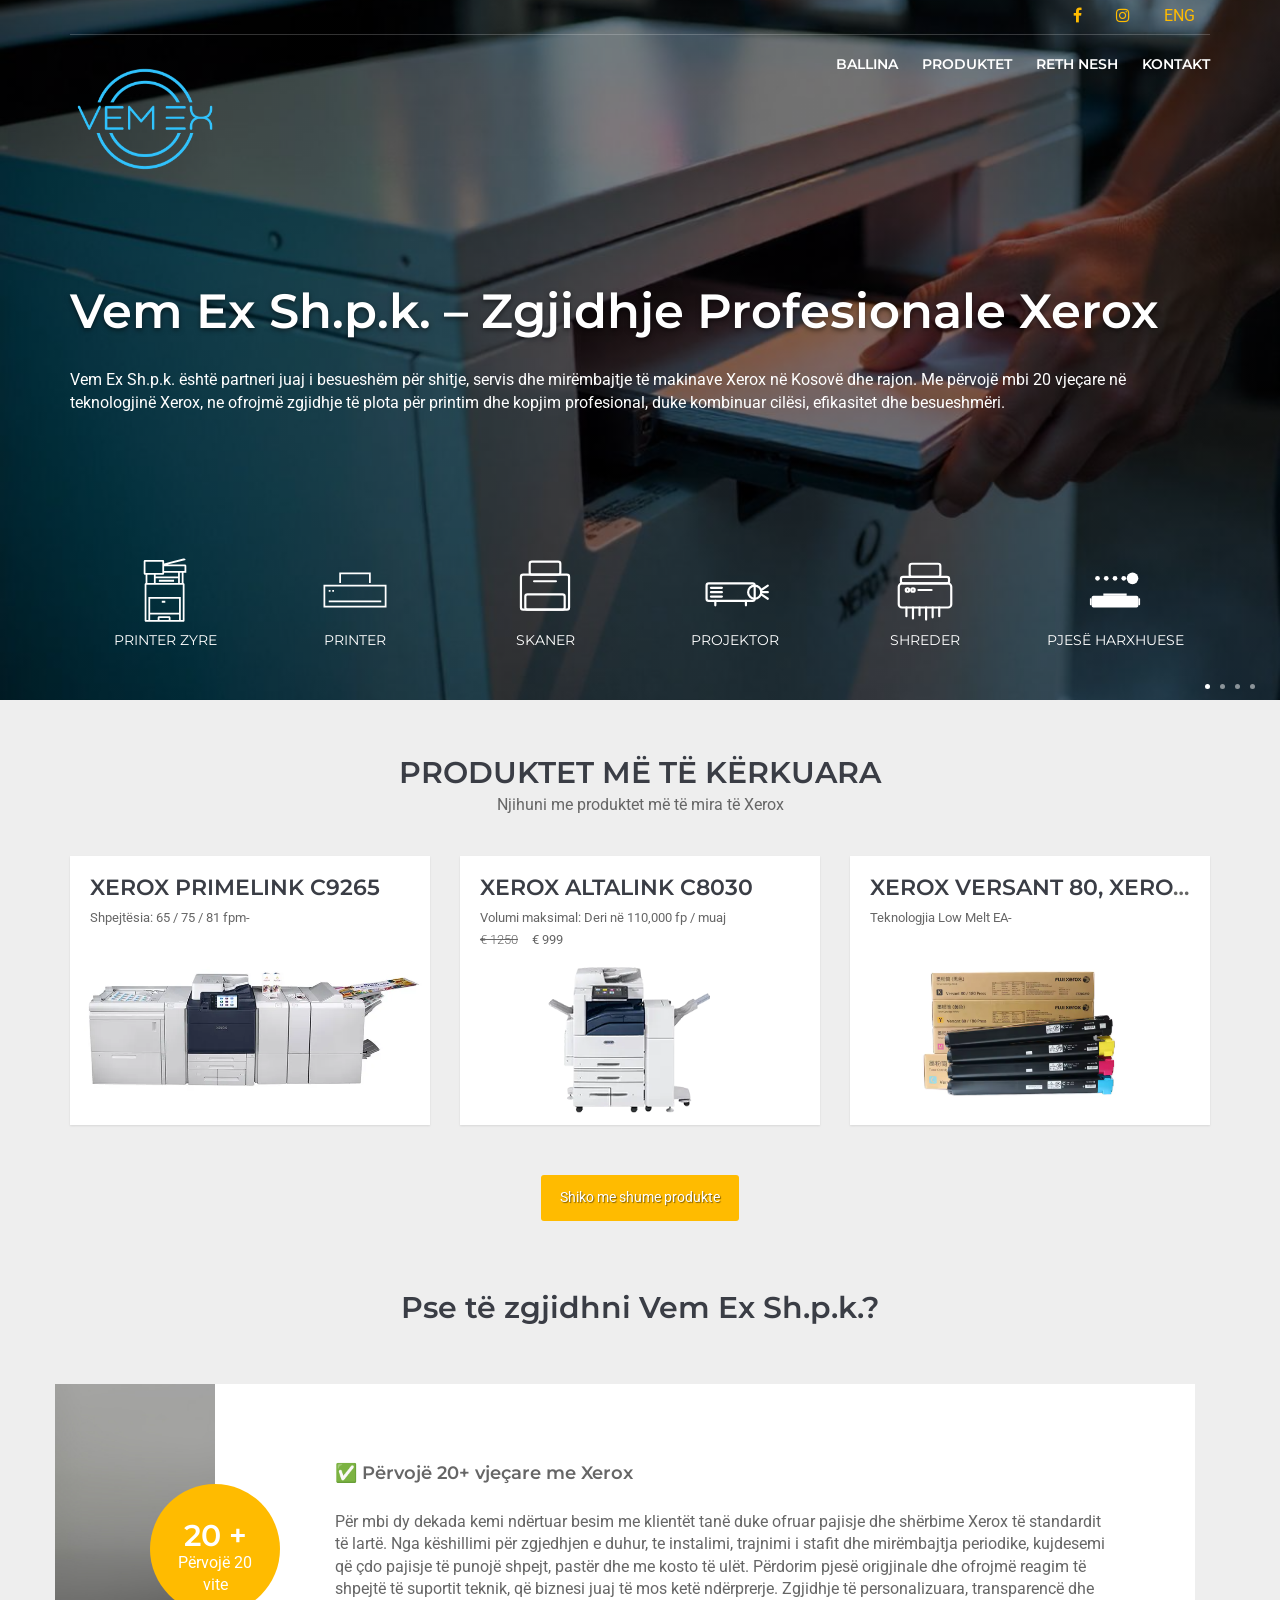
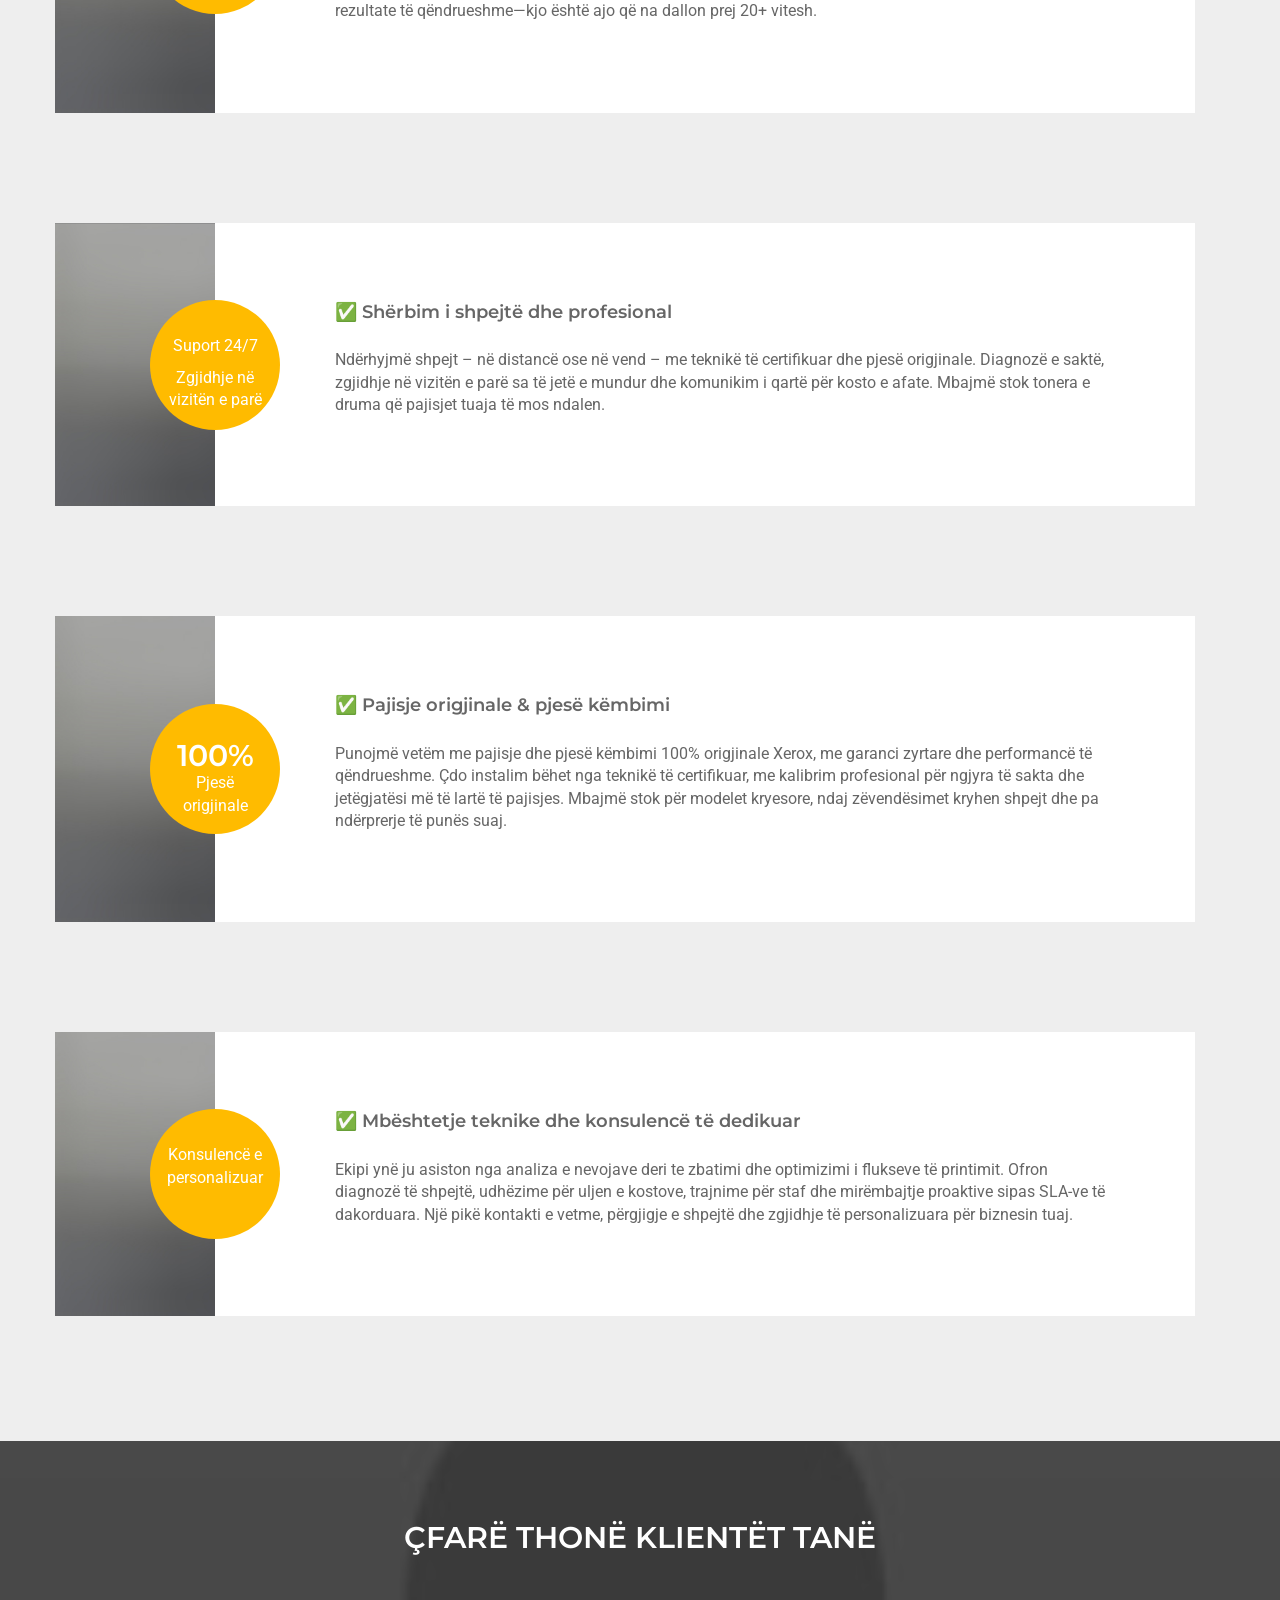
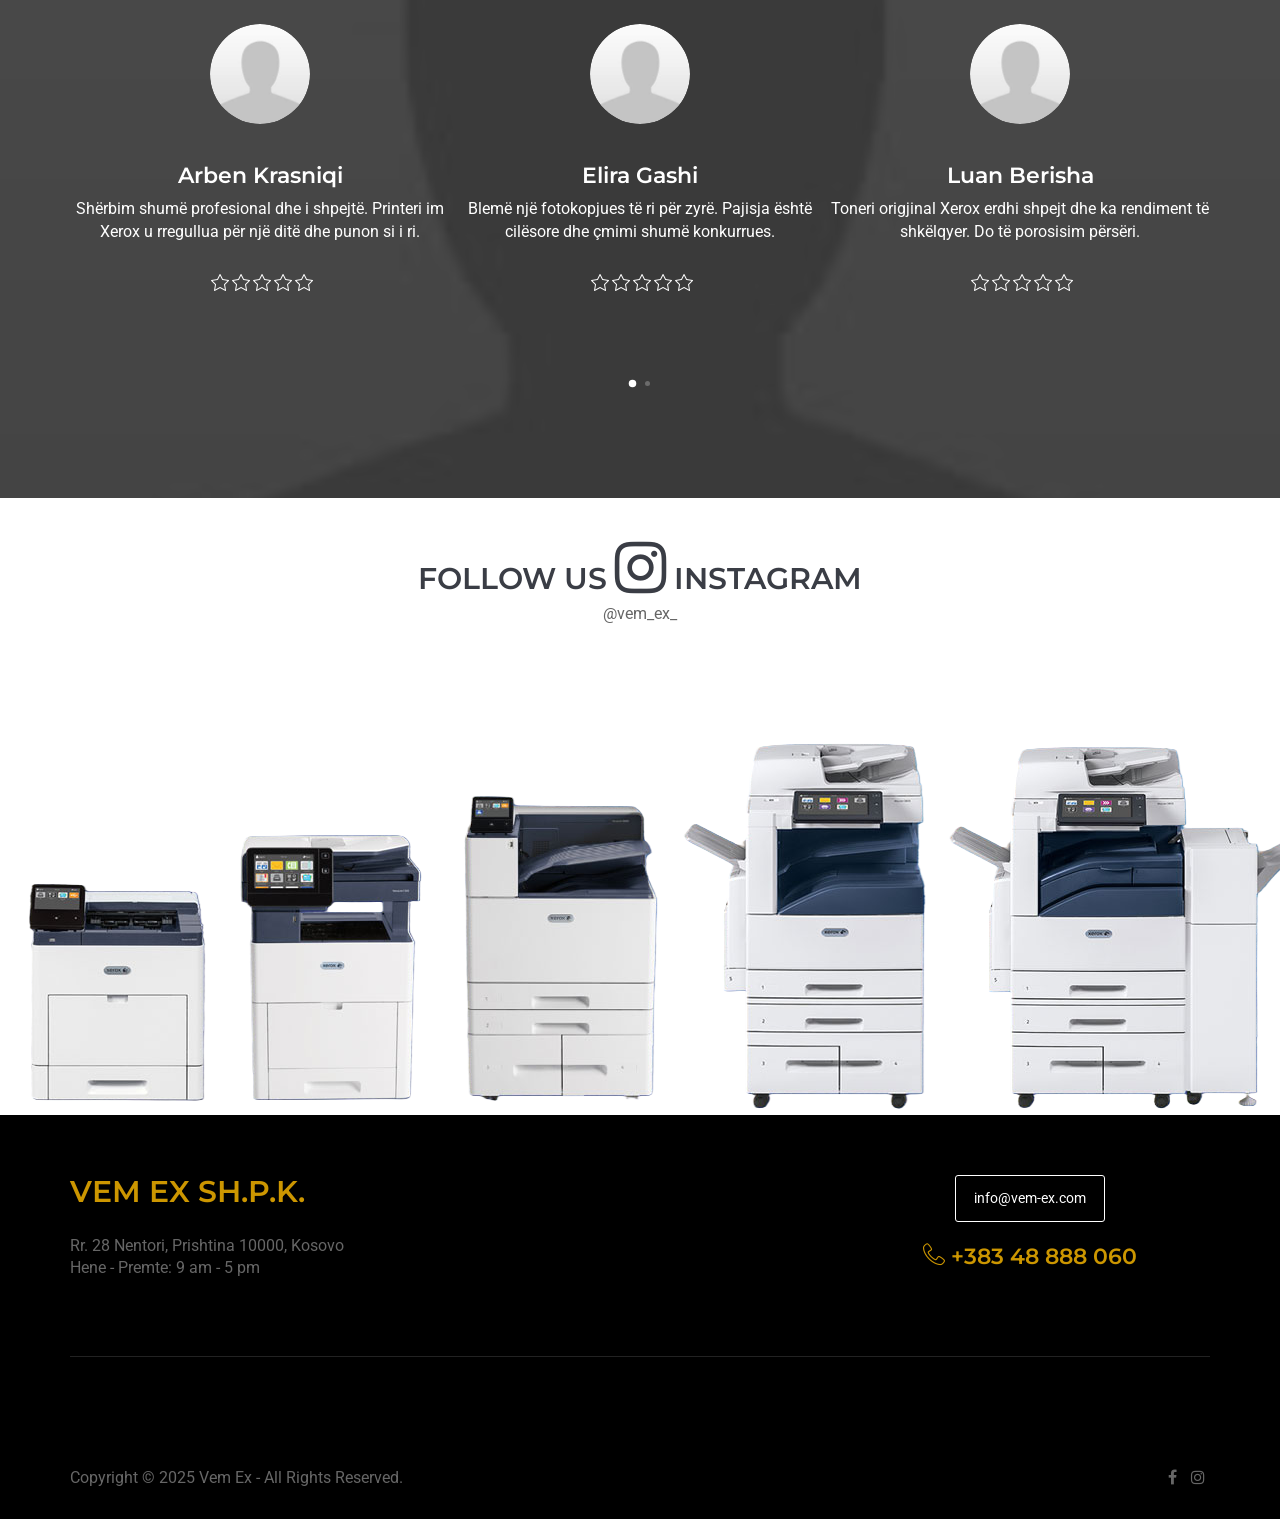
<file: index.html>
﻿<!DOCTYPE html>
<html lang="en">

<head>
    <meta charset="utf-8">
    <meta http-equiv="X-UA-Compatible" content="IE=edge">
    <meta name="viewport" content="width=device-width, initial-scale=1, maximum-scale=1">

    <!-- Mobile Web-app fullscreen -->
    <meta name="apple-mobile-web-app-capable" content="yes">
    <meta name="mobile-web-app-capable" content="yes">

    <!-- Meta tags -->
    <meta name="description" content="VEM-EX është partner i autorizuar Xerox. Ofron shitje dhe servis për fotokopjues, printera, tonera, si dhe pajisje të ndryshme për furnizim zyre në Kosovë.">
    <meta name="keywords" content="Xerox Kosovo, fotokopjues, printera, tonera, servis Xerox, pajisje zyre, laptop, desktop, projektorë, shredder">
    <meta name="author" content="VEM-EX Sh.P.K.">

    <link rel="icon" href="favicon.ico">

    <!--Title-->
    <title>VEM-EX | Servis i Autorizuar i Xerox</title>

    <!--CSS styles-->
    <link rel="stylesheet" media="all" href="css/bootstrap.css" />
    <link rel="stylesheet" media="all" href="css/animate.css" />
    <link rel="stylesheet" media="all" href="css/font-awesome.css" />
    <link rel="stylesheet" media="all" href="css/furniture-icons.css" />
    <link rel="stylesheet" media="all" href="css/linear-icons.css" />
    <link rel="stylesheet" media="all" href="css/magnific-popup.css" />
    <link rel="stylesheet" media="all" href="css/owl.carousel.css" />
    <link rel="stylesheet" media="all" href="css/ion-range-slider.css" />
    <link rel="stylesheet" media="all" href="css/theme.css" />

    <!--Google fonts-->
    <link href="https://fonts.googleapis.com/css?family=Montserrat:400,500,600&amp;subset=latin-ext" rel="stylesheet">
    <link href="https://fonts.googleapis.com/css?family=Roboto:300,400,500" rel="stylesheet">

    <!-- HTML5 shim and Respond.js IE8 support of HTML5 elements and media queries -->
    <!--[if lt IE 9]>
    <script src="https://oss.maxcdn.com/html5shiv/3.7.2/html5shiv.min.js"></script>
    <script src="https://oss.maxcdn.com/respond/1.4.2/respond.min.js"></script>
    <![endif]-->

    <!-- Social sharing (Open Graph) -->
    <meta property="og:title" content="VEM-EX | Authorised Xerox Provider">
    <meta property="og:description" content="Partner i autorizuar Xerox për shitje, servis dhe furnizime zyre.">
    <meta property="og:image" content="https://vem-ex.com/assets/images/logo.png">
    <meta property="og:url" content="https://vem-ex.com">
    <meta name="twitter:card" content="summary_large_image">
</head>

<body>

    <div class="page-loader"></div>

    <div class="wrapper">

        <!--Use class "navbar-fixed" or "navbar-default" -->
        <!--If you use "navbar-fixed" it will be sticky menu on scroll (only for large screens)-->

        <!-- ======================== Navigation ======================== -->

        <nav class="navbar-fixed">

            <div class="container">

                <!-- ==========  Top navigation ========== -->

                <div class="navigation navigation-top clearfix">
                    <ul>
                        <!--add active class for current page-->
                        <li><a  href="https://www.facebook.com/profile.php?id=100094610052617" target="_blank"><i class="fa fa-facebook"></i></a></li>
                        <li><a href="https://www.instagram.com/vem_ex_/" target="_blank"><i class="fa fa-instagram"></i></a></li>

                        <!--Language selector-->

                        <li class="nav-settings">
                            <a href="javascript:void(0);" class="nav-settings-value"> ENG</a>
                            <ul class="nav-settings-list">
                                <li>ENG</li>
                                <li>ALB</li>
                            </ul>
                        </li>

                    </ul>
                </div> <!--/navigation-top-->

                <!-- ==========  Main navigation ========== -->

                <div class="navigation navigation-main">

                    <!-- Setup your logo here-->

                    <a href="index.html" class="logo"><img src="assets/images/logo.png" alt="" /></a>

                    <!-- Mobile toggle menu -->

                    <a href="#" class="open-menu"><i class="icon icon-menu"></i></a>

                    <!-- Convertible menu (mobile/desktop)-->

                    <div class="floating-menu">

                        <!-- Mobile toggle menu trigger-->

                        <div class="close-menu-wrapper">
                            <span class="close-menu"><i class="icon icon-cross"></i></span>
                        </div>

                        <ul>
                            <li><a href="index.html">Ballina</a></li>
                            <li><a href="products.html">Produktet</a></li>
                            <li><a href="about.html">Reth nesh</a></li>
                            <li><a href="contact.html">Kontakt</a></li>
                        </ul>
                    </div> <!--/floating-menu-->

            </div> <!--/container-->
        </nav>

        <!-- ========================  Header content ======================== -->

        <section class="header-content">

            <div class="owl-slider">

                <!-- === slide item === -->

                <div class="item"   style="background-image:linear-gradient(rgba(0,0,0,0.5),rgba(0,0,0,0.5)), url(assets/images/banner1.png)">

                <div class="box">
                        <div class="container">
                            <h2 class="title animated h1" data-animation="fadeInDown"> Vem Ex Sh.p.k. – Zgjidhje Profesionale Xerox</h2>
                            <div class="animated" data-animation="fadeInUp">
                                <div class="animated pt-2" data-animation="fadeInUp">Vem Ex Sh.p.k. është partneri juaj i besueshëm për
                                    shitje, servis dhe mirëmbajtje të makinave Xerox në Kosovë dhe rajon. Me përvojë mbi 20 vjeçare në
                                    teknologjinë Xerox, ne ofrojmë zgjidhje të plota për printim dhe kopjim profesional, duke kombinuar cilësi,
                                    efikasitet dhe besueshmëri.
                                    </div>
<!--                                <div class="animated pt-2" data-animation="fadeInUp"></div>-->
                            </div>
                        </div>
                    </div>
                </div>

                <!-- === slide item === -->

                <div class="item"   style="background-image:linear-gradient(rgba(0,0,0,0.5),rgba(0,0,0,0.5)), url(assets/images/banner2.jpg)">
                    <div class="box">
                        <div class="container">
                            <h2 class="title animated h1" data-animation="fadeInDown"> Pajisje Xerox të reja dhe të përdorura</h2>
                            <div class="animated" data-animation="fadeInUp">
                                <div class="animated pt-2" data-animation="fadeInUp">Ofrojmë printera dhe kopjues Xerox, të rinj ose të
                                    refurbished (të rinovuar profesionalisht), të përshtatshëm për çdo biznes – nga zyra të vogla deri te
                                    kompani të mëdha.</div>
<!--                                <div class="animated pt-2" data-animation="fadeInUp">Mbështetje Profesionale për Zyre</div>-->
                            </div>
                        </div>
                    </div>
                </div>

                <!-- === slide item === -->

                <div class="item"   style="background-image:linear-gradient(rgba(0,0,0,0.5),rgba(0,0,0,0.5)), url(assets/images/banner3.jpg)">
                    <div class="box">
                        <div class="container">
                            <h2 class="title animated h1" data-animation="fadeInDown"> Servis & Mirëmbajtje Profesionale</h2>
                            <div class="animated" data-animation="fadeInUp">
                                <div class="animated pt-2" data-animation="fadeInUp">Ekipi ynë teknik ofron servis të shpejtë dhe
                                    mirëmbajtje periodike, me pjesë origjinale Xerox dhe mbështetje të vazhdueshme pas shitjes.</div>
<!--                                <div class="animated pt-2" data-animation="fadeInUp">Mbështetje Profesionale për Zyre</div>-->
                            </div>
                        </div>
                    </div>
                </div>


                <div class="item"   style="background-image:linear-gradient(rgba(0,0,0,0.5),rgba(0,0,0,0.5)), url(assets/images/banner3.jpg)">
                    <div class="box">
                        <div class="container">
                            <h2 class="title animated h1" data-animation="fadeInDown"> Konsulencë dhe Zgjidhje të Personalizuara</h2>
                            <div class="animated" data-animation="fadeInUp">
                                <div class="animated pt-2" data-animation="fadeInUp">Çdo klient merr këshillim teknik falas dhe zgjidhje të
                                    përshtatur për nevojat e tij – sepse ne besojmë në partneritet afatgjatë dhe shërbim të besueshëm.</div>
<!--                                <div class="animated pt-2" data-animation="fadeInUp">Mbështetje Profesionale për Zyre</div>-->
                            </div>
                        </div>
                    </div>
                </div>

            </div> <!--/owl-slider-->
        </section>

        <!-- ========================  Icons slider ======================== -->

        <section class="owl-icons-wrapper owl-icons-frontpage">

            <!-- === header === -->

            <div class="container">

                <div class="owl-icons">

                    <!-- === icon item === -->

                    <a href="#">
                        <figure>
                            <i class="f-icon f-svg " style='background: url("assets/svgs/office-printer.svg") no-repeat center / contain'></i>
                            <figcaption>Printer Zyre</figcaption>
                        </figure>
                    </a>

                    <!-- === icon item === -->

                    <a href="#">
                        <figure>
                            <i class="f-icon f-svg " style='background: url("assets/svgs/printer.svg") no-repeat center / contain'></i>
                            <figcaption>Printer</figcaption>
                        </figure>
                    </a>

                    <!-- === icon item === -->

                    <a href="#">
                        <figure>
                            <i class="f-icon f-svg " style='background: url("assets/svgs/scanner.svg") no-repeat center / contain'></i>
                            <figcaption>Skaner</figcaption>
                        </figure>
                    </a>

                    <a href="#">
                        <figure>
                            <i class="f-icon f-svg " style='background: url("assets/svgs/projector.svg") no-repeat center / contain'></i>
                            <figcaption>Projektor</figcaption>
                        </figure>
                    </a>

                    <a href="#">
                        <figure>
                            <i class="f-icon f-svg " style='background: url("assets/svgs/shreder.svg") no-repeat center / contain'></i>
                            <figcaption>Shreder</figcaption>
                        </figure>
                    </a>

                    <a href="#">
                        <figure>
                            <i class="f-icon f-svg " style='background: url("assets/svgs/accessories.svg") no-repeat center / contain'></i>
                            <figcaption>Pjesë Harxhuese</figcaption>
                        </figure>
                    </a>
                    <!-- === icon item === -->

                    <a href="#">
                        <figure>
                            <i class="f-icon f-svg " style='background: url("assets/svgs/service.svg") no-repeat center / contain'></i>
                            <figcaption>Mirembajtje +</figcaption>
                        </figure>
                    </a>

                    <a href="#">
                        <figure>
                            <i class="f-icon f-svg " style='background: url("assets/svgs/pc.svg") no-repeat center / contain'></i>
                            <figcaption>PC Desktop</figcaption>
                        </figure>
                    </a>

                    <a href="#">
                        <figure>
                            <i class="f-icon f-svg " style='background: url("assets/svgs/laptop.svg") no-repeat center / contain'></i>
                            <figcaption>Laptop</figcaption>
                        </figure>
                    </a>

                </div> <!--/owl-icons-->
            </div> <!--/container-->
        </section>

        <!-- ========================  Products widget ======================== -->

        <section class="products">

            <div class="container">

                <!-- === header title === -->

                <header>
                    <div class="row">
                        <div class="col-md-offset-2 col-md-8 text-center">
                            <h2 class="title">Produktet më të kërkuara</h2>
                            <div class="text">
                                <p>Njihuni me produktet më të mira të Xerox</p>
                            </div>
                        </div>
                    </div>
                </header>

                <div class="row">

                    <!-- === product-item === -->

                    <div class="col-md-4 col-xs-6">

                        <article>
                            <div class="info">

                                <span>
                                    <a href="#productid1" class="mfp-open" data-title="Shiko detajet"><i class="icon icon-eye"></i></a>
                                </span>
                            </div>
                            <div class="btn btn-add">
                                <a href="contact.html#info">  <i class="icon icon-cart"></i> </a>
                            </div>
                            <div class="figure-grid">
                                <div class="image" style="padding-top: 80px; min-height: 269px;">
                                    <a href="#productid1" class="mfp-open">
                                        <img src="assets/products/xeroxprimelinkC9265.jpg" alt="" width="360" />
                                    </a>
                                </div>
                                <div class="text">
                                    <h2 class="title h4"><a href="products.html">Xerox PrimeLink C9265</a></h2>
                                    <sup>Shpejtësia: 65 / 75 / 81 fpm-</sup>
                                </div>
                            </div>
                        </article>
                    </div>

                    <!-- === product-item === -->

                    <div class="col-md-4 col-xs-6">
                        <article>
                            <div class="info">
                                <span>
                                    <a href="#productid2" class="mfp-open" data-title="Shiko detajet"><i class="icon icon-eye"></i></a>
                                </span>
                            </div>
                            <div class="btn btn-add">
                                <a href="contact.html#info" >  <i class="icon icon-cart"></i> </a>
                            </div>
                            <div class="figure-grid">
                                <div class="image" style="padding-top: 80px; width: auto;object-fit: contain;  max-height: 269px;">
                                    <a href="#productid2" class="mfp-open">
                                        <img src="assets/products/XeroxAltalinkC8030.jpg" alt=""  style="max-height:200px; width:auto; object-fit:contain; padding-left: 70px; display:block;" />
                                    </a>
                                </div>
                                <div class="text">
                                    <h2 class="title h4"><a href="products.html">Xerox Altalink C8030</a></h2>
                                    <sup>Volumi maksimal: Deri në 110,000 fp / muaj</sup> <br>

                                    <sub>€ 1250</sub>
                                    <sup>€ 999</sup>
                                </div>
                            </div>
                        </article>
                    </div>

                    <!-- === product-item === -->

                    <div class="col-md-4 col-xs-6">
                        <article>
                            <div class="info">
                                <span>
                                    <a href="#productid3" class="mfp-open" data-title="Shiko detajet"><i class="icon icon-eye"></i></a>
                                </span>
                            </div>
                            <div class="btn btn-add">
                                <a href="contact.html#info" > <i class="icon icon-cart"></i> </a>
                            </div>
                            <div class="figure-grid">
                                <div class="image" style="padding-top: 80px; width: auto;object-fit: contain;  max-height: 269px;">
                                    <a href="#productid3" class="mfp-open">
                                        <img src="assets/products/toner.png" alt="" style="max-height:200px; width:auto; object-fit:contain; padding-left: 70px; display:block;"  />
                                    </a>
                                </div>
                                <div class="text">
                                    <h2 class="title h4"><a href="products.html">Xerox Versant 80, Xerox Versant 180, Xerox Versant 280</a></h2>
                                    <sup>Teknologjia Low Melt EA-</sup>
                                </div>
                            </div>
                        </article>
                    </div>


                </div> <!--/row-->
                <!-- === button more === -->

                <div class="wrapper-more">
                    <a href="products.html" class="btn btn-main">Shiko me shume produkte</a>
                </div>

                <!-- ========================  Product info popup - quick view ======================== -->

                <div class="popup-main mfp-hide" id="productid1">

                    <!-- === product popup === -->

                    <div class="product">

                        <!-- === popup-title === -->

                        <div class="popup-title">
                            <div class="h1 title">Xerox PrimeLink C9265 <small>Printer</small></div>
                        </div>

                        <!-- === product gallery === -->

                        <div class="owl-product-gallery">
                            <img src="assets/products/xeroxprimelinkC9265.jpg" />
                        </div>

                        <!-- === product-popup-info === -->

                        <div class="popup-content">
                            <div class="product-info-wrapper">
                                <div class="row">
                                    <div class="col-sm-10">
                                        <div class="info-box">
                                            <strong>Shpejtësia</strong>
                                            <span>65 / 75 / 81 fpm</span>
                                        </div>
                                        <div class="info-box">
                                            <strong>Pesha e medias</strong>
                                            <span>Deri në 400 gsm (Tray 5 dhe vetem OHCF), auto-duplex deri në 350 gsm (Bypass Tray dhe OHCF)</span>
                                        </div>
                                        <div class="info-box">
                                            <strong> Media për baner</strong>
                                            <span>Deri në 51 in. / 1,300 mm</span>
                                        </div>
                                        <div class="info-box">
                                            <strong> Teknologjia e printimit</strong>
                                            <span>Standard i ri për prodhim të lehtë, cilësi me teknologji LED, rezolucion 2400 x 2400 dpi me HD LED dhe toner HD EA për qartësi të jashtëzakonshme dhe ngjyra të pasura e të gjalla</span>
                                        </div>
                                        <div class="info-box">
                                            <strong> Skanimi</strong>
                                            <span> Deri në 270 ipm (ngjyrë, deri në 200 gsm) </span>
                                        </div>
                                        <div class="info-box">
                                            <strong>Konsumueset</strong>
                                            <span>
                                            <ul class="consumables-list">
                                                <li><span class="color-btn color-btn-black"></span> <span> E zezë: 34,500 faqe</span></li>
                                                <li><span class="color-btn color-btn-yellow"></span> <span>E verdhë: 37,500 faqe</span></li>
                                                <li><span class="color-btn color-btn-magenta"></span> <span>Magenta: 37,500 faqe</span></li>
                                                <li><span class="color-btn color-btn-cyan"></span> <span>Cian: 37,500 faqe</span></li>
                                            </span>
                                            </ul>
                                        </div>
                                    </div>

                                </div> <!--/row-->
                            </div> <!--/product-info-wrapper-->
                        </div> <!--/popup-content-->

                    </div> <!--/product-->
                </div> <!--popup-main-->
                <div class="popup-main mfp-hide" id="productid2">

                    <!-- === product popup === -->

                    <div class="product">

                        <!-- === popup-title === -->

                        <div class="popup-title">
                            <div class="h1 title">Xerox Altalink C8030</div>
                        </div>

                        <!-- === product gallery === -->

                        <div class="owl-product-gallery" style="background-color: white;">
                            <img src="assets/products/XeroxAltalinkC8030.jpg" alt="" style="max-height:200px; width:auto; object-fit:contain; padding-left: 170px; display:block;"   />
                        </div>

                        <!-- === product-popup-info === -->

                        <div class="popup-content">
                            <div class="product-info-wrapper">
                                <div class="row">
                                    <div class="col-sm-10">
                                        <div class="info-box">
                                            <strong>Pajisje multifunksionale</strong>
                                            <span>A4 dhe A3   Color & BW</span>
                                        </div>
                                        <div class="info-box">
                                            <strong>Funksione</strong>
                                            <span>Cloud, Copy, Email, Print, Scan</span>
                                        </div>
                                        <div class="info-box">
                                            <strong>Rezolucioni maksimal</strong>
                                            <span>1200 x 2400 IQ</span>
                                        </div>
                                        <div class="info-box">
                                            <strong>Volumi maksimal</strong>
                                            <span>Deri në 110,000 fp / muaj</span>
                                        </div>
                                        <div class="info-box">
                                            <strong>Kapaciteti i tonerit</strong>
                                            <span>
                                        <ul class="consumables-list">
                                            <li><span class="color-btn color-btn-black"></span> <span>E zezë (Black): 26,000 faqe</span></li>
                                            <li><span class="color-btn color-btn-yellow"></span> <span>E verdhë (Yellow): 15,000 faqe</span></li>
                                            <li><span class="color-btn color-btn-magenta"></span> <span>Magenta: 15,000 faqe</span></li>
                                            <li><span class="color-btn color-btn-cyan"></span> <span>Cian (Cyan): 15,000 faqe</span></li>
                                        </ul>
                                        </span>
                                        </div>
                                        <div class="info-box">
                                            <strong>Printim prej Telefonit</strong>
                                            <span><i class="fa fa-check-square-o"></i> Mbështetur</span>
                                        </div>
                                        <div class="info-box">
                                            <strong>Printim prej USB</strong>
                                            <span><i class="fa fa-check-square-o"></i> Mbështetur</span>
                                        </div>
                                        <div class="info-box">
                                            <strong>Scan në USB</strong>
                                            <span><i class="fa fa-check-square-o"></i> Mbështetur</span>
                                        </div>
                                    </div>


                                </div> <!--/row-->
                            </div> <!--/product-info-wrapper-->
                        </div> <!--/popup-content-->

                    </div> <!--/product-->
                </div> <!--popup-main-->


                <div class="popup-main mfp-hide" id="productid3">

                    <!-- === product popup === -->

                    <div class="product">

                        <!-- === popup-title === -->

                        <div class="popup-title">
                            <div class="h1 title"> Xerox Versant 80, 180 & 280</div>
                        </div>

                        <!-- === product gallery === -->

                        <div class="owl-product-gallery" style="background-color: white;">
                            <img src="assets/products/toner.png" alt="" style="max-height:200px; width:auto; object-fit:contain; padding-left: 170px; display:block;"   />
                        </div>

                        <!-- === product-popup-info === -->

                        <div class="popup-content">
                            <div class="product-info-wrapper">
                                <div class="row">
                                    <div class="col-sm-10">

                                        <div class="info-box">
                                            <strong>Teknologjia</strong>
                                            <span>Low Melt EA</span>
                                        </div>
                                        <div class="info-box">
                                            <strong>Toner Origjinal Xerox</strong>
                                            <ul>
                                                <li>Ngjyra të gjalla, tekst i mprehtë – faqe pas faqeje</li>
                                                <li>Jo toksik me përmbajtje kimike të kontrolluar rreptësisht</li>
                                                <li>Jep ndikim premium e të fuqishëm në çdo faqe</li>
                                                <li>I sigurt për ju dhe për mjedisin</li>
                                            </ul>
                                        </div>
                                        <div class="info-box">
                                            <strong>Tonerë</strong>
                                            <ul class="consumables-list">
                                                <li><span class="color-btn color-btn-yellow"></span> <span>E verdhë (Yellow)</span></li>
                                                <li><span class="color-btn color-btn-magenta"></span> <span>Magenta</span></li>
                                                <li><span class="color-btn color-btn-cyan"></span> <span>Cian (Cyan)</span></li>
                                                <li><span class="color-btn color-btn-black"></span> <span>E zezë (Black)</span></li>
                                            </ul>
                                        </div>

                                    </div>


                                </div> <!--/row-->
                            </div> <!--/product-info-wrapper-->
                        </div> <!--/popup-content-->

                    </div> <!--/product-->
                </div> <!--popup-main-->

            </div> <!--/container-->
        </section>


        <section class="history">
            <div class="container">

                <!-- === History header === -->

                <header>
                    <div class="row">
                        <div class="col-md-offset-2 col-md-8 text-center">
                            <h1 class="h2 title">Pse të zgjidhni Vem Ex Sh.p.k.?</h1>
                            <div class="text">
<!--                                <p>Our architects and designers constantly and carefully monitor the environment, they accept and develop changes, research fashion and architectural, as well as sociological, changes and transform them into unique design.</p>-->
                            </div>
                        </div>
                    </div>
                </header>

                <!-- === row item === -->

                <div class="row row-block">
                    <div class="col-md-1 history-image" style="background-image:url(assets/images/blog-3.jpg)">
                        <div class="history-title">
                            <h2 class="title">20 +</h2>
                            <p>Përvojë 20 vite</p>
                        </div>
                    </div>
                    <div class="col-md-11 history-desc">
                        <div class="h5 title">✅ Përvojë 20+ vjeçare me Xerox</div>
                        <p>
                            Për mbi dy dekada kemi ndërtuar besim me klientët tanë duke ofruar pajisje dhe shërbime Xerox të standardit të
                            lartë. Nga këshillimi për zgjedhjen e duhur, te instalimi, trajnimi i stafit dhe mirëmbajtja periodike,
                            kujdesemi që çdo pajisje të punojë shpejt, pastër dhe me kosto të ulët. Përdorim pjesë origjinale dhe
                            ofrojmë reagim të shpejtë të suportit teknik, që biznesi juaj të mos ketë ndërprerje. Zgjidhje të
                            personalizuara, transparencë dhe rezultate të qëndrueshme—kjo është ajo që na dallon prej 20+ vitesh.
                        </p>
                    </div>
                </div>

                <!-- === row item === -->
                <div class="row row-block">
                    <div class="col-md-1 history-image" style="background-image:url(assets/images/blog-4.jpg)">
                        <div class="history-title">
                            <p>Suport 24/7</p>
                            <p>Zgjidhje në vizitën e parë</p>
                        </div>
                    </div>
                    <div class="col-md-11 history-desc">
                        <div class="h5 title">✅ Shërbim i shpejtë dhe profesional</div>
                        <p>
                            Ndërhyjmë shpejt – në distancë ose në vend – me teknikë të certifikuar dhe pjesë origjinale.
                            Diagnozë e saktë, zgjidhje në vizitën e parë sa të jetë e mundur dhe komunikim i qartë për kosto e afate.
                            Mbajmë stok tonera e druma që pajisjet tuaja të mos ndalen.
                        </p>
                    </div>
                </div>

                <!-- === row item === -->
                <div class="row row-block">
                    <div class="col-md-1 history-image" style="background-image:url(assets/images/blog-5.jpg)">
                        <div class="history-title">
                            <h2 class="title">100%</h2>
                            <p>Pjesë origjinale </p>
                        </div>
                    </div>
                    <div class="col-md-11 history-desc">
                        <div class="h5 title">✅ Pajisje origjinale & pjesë këmbimi</div>
                        <p>
                            Punojmë vetëm me pajisje dhe pjesë këmbimi 100% origjinale Xerox, me garanci zyrtare dhe performancë të
                            qëndrueshme. Çdo instalim bëhet nga teknikë të certifikuar, me kalibrim profesional për ngjyra të sakta dhe
                            jetëgjatësi më të lartë të pajisjes. Mbajmë stok për modelet kryesore, ndaj zëvendësimet kryhen shpejt dhe pa
                            ndërprerje të punës suaj.
                        </p>
                    </div>
                </div>

                <!-- === row item === -->
                <div class="row row-block">
                    <div class="col-md-1 history-image" style="background-image:url(assets/images/blog-6.jpg)">
                        <div class="history-title">
<!--                            <h2 class="title">1950</h2>-->
                            <p>Konsulencë e personalizuar</p>
                        </div>
                    </div>
                    <div class="col-md-11 history-desc">
                        <div class="h5 title">✅ Mbështetje teknike dhe konsulencë të dedikuar</div>
                        <p>
                            Ekipi ynë ju asiston nga analiza e nevojave deri te zbatimi dhe optimizimi i flukseve të printimit.
                            Ofron diagnozë të shpejtë, udhëzime për uljen e kostove, trajnime për staf dhe mirëmbajtje proaktive sipas
                            SLA-ve të dakorduara. Një pikë kontakti e vetme, përgjigje e shpejtë dhe zgjidhje të personalizuara për
                            biznesin tuaj.
                        </p>
                    </div>
                </div>
            </div>
        </section>



        <!-- ======================== Quotes ======================== -->


        <section class="quotes quotes-slider" style="background-image:url(assets/images/user-1.jpg)">
            <div class="container">

                <!-- === quotes header === -->
                <header>
                    <h2 class="title">Çfarë thonë klientët tanë</h2>
                </header>

                <div class="row">
                    <div class="quote-carousel">

                        <!-- === quote item === -->
                        <div class="quote">
                            <div class="image">
                                <img src="assets/images/user.jpg" alt="Klient i kënaqur" />
                            </div>
                            <div class="text">
                                <h4>Arben Krasniqi</h4>
                                <p>Shërbim shumë profesional dhe i shpejtë. Printeri im Xerox u rregullua për një ditë dhe punon si i ri.</p>
                            </div>
                            <div class="more">
                                <div class="rating">
                                    <span class="icon icon-star"></span>
                                    <span class="icon icon-star"></span>
                                    <span class="icon icon-star"></span>
                                    <span class="icon icon-star"></span>
                                    <span class="icon icon-star"></span>
                                </div>
                            </div>
                        </div>

                        <!-- === quote item === -->
                        <div class="quote">
                            <div class="image">
                                <img src="assets/images/user.jpg" alt="Klient i kënaqur" />
                            </div>
                            <div class="text">
                                <h4>Elira Gashi</h4>
                                <p>Blemë një fotokopjues të ri për zyrë. Pajisja është cilësore dhe çmimi shumë konkurrues.</p>
                            </div>
                            <div class="more">
                                <div class="rating">
                                    <span class="icon icon-star"></span>
                                    <span class="icon icon-star"></span>
                                    <span class="icon icon-star"></span>
                                    <span class="icon icon-star"></span>
                                    <span class="icon icon-star"></span>
                                </div>
                            </div>
                        </div>

                        <!-- === quote item === -->
                        <div class="quote">
                            <div class="image">
                                <img src="assets/images/user.jpg" alt="Klient i kënaqur" />
                            </div>
                            <div class="text">
                                <h4>Luan Berisha</h4>
                                <p>Toneri origjinal Xerox erdhi shpejt dhe ka rendiment të shkëlqyer. Do të porosisim përsëri.</p>
                            </div>
                            <div class="more">
                                <div class="rating">
                                    <span class="icon icon-star"></span>
                                    <span class="icon icon-star"></span>
                                    <span class="icon icon-star"></span>
                                    <span class="icon icon-star"></span>
                                    <span class="icon icon-star"></span>
                                </div>
                            </div>
                        </div>

                        <!-- === quote item === -->
                        <div class="quote">
                            <div class="image">
                                <img src="assets/images/user.jpg" alt="Klient i kënaqur" />
                            </div>
                            <div class="text">
                                <h4>Gentiana Hoti</h4>
                                <p>Shumë të besueshëm dhe korrektë. Na ndihmuan të zgjedhim pajisjen multifunksionale që i përshtatet më së miri nevojave tona.</p>
                            </div>
                            <div class="more">
                                <div class="rating">
                                    <span class="icon icon-star"></span>
                                    <span class="icon icon-star"></span>
                                    <span class="icon icon-star"></span>
                                    <span class="icon icon-star"></span>
                                    <span class="icon icon-star"></span>
                                </div>
                            </div>
                        </div>

                    </div> <!--/quote-carousel-->
                </div> <!--/row-->
            </div> <!--/container-->
        </section>


        <!-- ========================  Instagram ======================== -->

        <section class="instagram">

            <!-- === instagram header === -->

            <header>
                <div class="container">
                    <a href="https://www.instagram.com/vem_ex_/" target="_blank" style="text-decoration:none; color:inherit; display:block;">
                        <div class="row">
                            <div class="col-md-offset-2 col-md-8 text-center">
                                <h2 class="h2 title">Follow us <i class="fa fa-instagram fa-2x"></i> Instagram </h2>
                                <div class="text">
                                    <p>@vem_ex_</p>
                                </div>
                            </div>
                        </div>
                    </a>
                </div>
            </header>

            <!-- === instagram gallery === -->

            <div class="gallery clearfix" >
                <img src="assets/instagram/all.png" alt="Alternate Text" />

            </div>

        </section>

        <!-- ================== Footer  ================== -->

        <footer>
            <div class="container">

                <!--footer showroom-->
                <div class="footer-showroom">
                    <div class="row">
                        <div class="col-sm-8">
                            <h2>Vem Ex SH.P.K.</h2>
                            <a href="https://www.google.com/maps?daddr=Rr.+28+Nentori,+Prishtina+10000,+Kosovo" target="_blank">Rr. 28 Nentori, Prishtina 10000, Kosovo</a>
                            <p>Hene - Premte: 9 am - 5 pm </p>
                        </div>
                        <div class="col-sm-4 text-center">

                            <a href="mailto:info@vem-ex.com" class="btn btn-clean">
                                <span class="icon icon-email"></span> info@vem-ex.com
                            </a>

                            <div class="call-us h4"><span class="icon icon-phone-handset"></span> +383 48 888 060</div>
                        </div>
                    </div>
                </div>

                <!--footer social-->

                <div class="footer-social">
                    <div class="row">
                        <div class="col-sm-6">
                            <span>Copyright © 2025 Vem Ex - All Rights Reserved.</span>
                        </div>
                        <div class="col-sm-6 links">
                            <ul>
                                <li><a href="https://www.facebook.com/profile.php?id=100094610052617" target="_blank"><i class="fa fa-facebook"></i></a></li>
                                <li><a href="https://www.instagram.com/vem_ex_/" target="_blank"><i class="fa fa-instagram"></i></a></li>
                            </ul>
                        </div>
                    </div>
                </div>
            </div>
        </footer>

    </div> <!--/wrapper-->

    <!--JS files-->
    <script src="js/jquery.min.js"></script>
    <script src="js/jquery.bootstrap.js"></script>
    <script src="js/jquery.magnific-popup.js"></script>
    <script src="js/jquery.owl.carousel.js"></script>
    <script src="js/jquery.ion.rangeSlider.js"></script>
    <script src="js/jquery.isotope.pkgd.js"></script>
    <script src="js/main.js"></script>
</body>

</html>
</file>
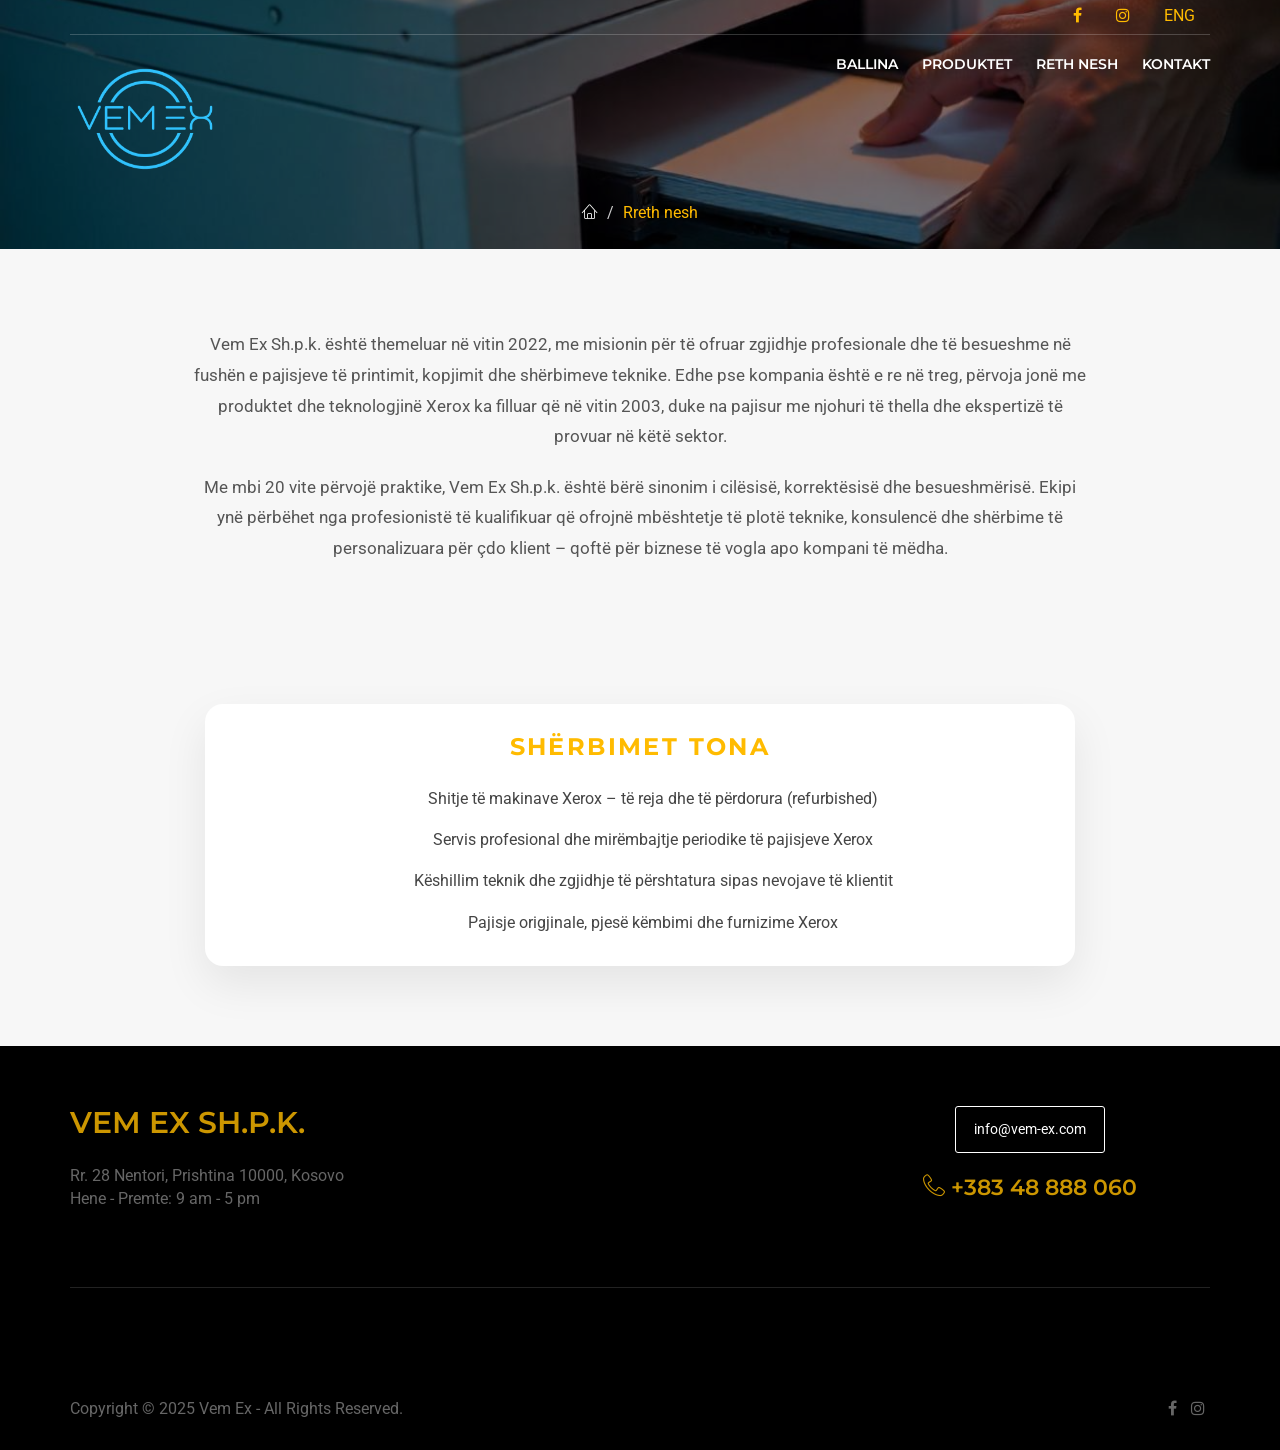
<file: about.html>
﻿<!DOCTYPE html>
<html lang="en">

<head>
    <meta charset="utf-8">
    <meta http-equiv="X-UA-Compatible" content="IE=edge">
    <meta name="viewport" content="width=device-width, initial-scale=1, maximum-scale=1">

    <!-- Mobile Web-app fullscreen -->
    <meta name="apple-mobile-web-app-capable" content="yes">
    <meta name="mobile-web-app-capable" content="yes">

    <!-- Meta tags -->
    <meta name="description" content="VEM-EX është partner i autorizuar Xerox. Ofron shitje dhe servis për fotokopjues, printera, tonera, si dhe pajisje të ndryshme për furnizim zyre në Kosovë.">
    <meta name="keywords" content="Xerox Kosovo, fotokopjues, printera, tonera, servis Xerox, pajisje zyre, laptop, desktop, projektorë, shredder">
    <meta name="author" content="VEM-EX Sh.P.K.">

    <link rel="icon" href="favicon.ico">

    <!--Title-->
    <title>VEM-EX | Servis i Autorizuar i Xerox</title>

    <!--CSS styles-->
    <link rel="stylesheet" media="all" href="css/bootstrap.css" />
    <link rel="stylesheet" media="all" href="css/animate.css" />
    <link rel="stylesheet" media="all" href="css/font-awesome.css" />
    <link rel="stylesheet" media="all" href="css/furniture-icons.css" />
    <link rel="stylesheet" media="all" href="css/linear-icons.css" />
    <link rel="stylesheet" media="all" href="css/magnific-popup.css" />
    <link rel="stylesheet" media="all" href="css/owl.carousel.css" />
    <link rel="stylesheet" media="all" href="css/ion-range-slider.css" />
    <link rel="stylesheet" media="all" href="css/theme.css" />

    <!--Google fonts-->
    <link href="https://fonts.googleapis.com/css?family=Montserrat:400,500,600&amp;subset=latin-ext" rel="stylesheet">
    <link href="https://fonts.googleapis.com/css?family=Roboto:300,400,500" rel="stylesheet">

    <!-- HTML5 shim and Respond.js IE8 support of HTML5 elements and media queries -->
    <!--[if lt IE 9]>
    <script src="https://oss.maxcdn.com/html5shiv/3.7.2/html5shiv.min.js"></script>
    <script src="https://oss.maxcdn.com/respond/1.4.2/respond.min.js"></script>
    <![endif]-->

    <!-- Social sharing (Open Graph) -->
    <meta property="og:title" content="VEM-EX | Authorised Xerox Provider">
    <meta property="og:description" content="Partner i autorizuar Xerox për shitje, servis dhe furnizime zyre.">
    <meta property="og:image" content="https://vem-ex.com/assets/images/logo.png">
    <meta property="og:url" content="https://vem-ex.com">
    <meta name="twitter:card" content="summary_large_image">
</head>


<body>

    <div class="page-loader"></div>

    <div class="wrapper">

        <!--Use class "navbar-fixed" or "navbar-default" -->
        <!--If you use "navbar-fixed" it will be sticky menu on scroll (only for large screens)-->

        <!-- ======================== Navigation ======================== -->

        <nav class="navbar-fixed">

            <div class="container">

                <!-- ==========  Top navigation ========== -->

                <div class="navigation navigation-top clearfix">
                    <ul>
                        <!--add active class for current page-->
                        <li><a  href="https://www.facebook.com/profile.php?id=100094610052617" target="_blank"><i class="fa fa-facebook"></i></a></li>
                        <li><a href="https://www.instagram.com/vem_ex_/" target="_blank"><i class="fa fa-instagram"></i></a></li>

                        <!--Language selector-->

                        <li class="nav-settings">
                            <a href="javascript:void(0);" class="nav-settings-value"> ENG</a>
                            <ul class="nav-settings-list">
                                <li>ENG</li>
                                <li>ALB</li>
                            </ul>
                        </li>

                    </ul>
                </div> <!--/navigation-top-->

                <!-- ==========  Main navigation ========== -->

                <div class="navigation navigation-main">

                    <!-- Setup your logo here-->

                    <a href="index.html" class="logo"><img src="assets/images/logo.png" alt="" /></a>

                    <!-- Mobile toggle menu -->

                    <a href="#" class="open-menu"><i class="icon icon-menu"></i></a>

                    <!-- Convertible menu (mobile/desktop)-->

                    <div class="floating-menu">

                        <!-- Mobile toggle menu trigger-->

                        <div class="close-menu-wrapper">
                            <span class="close-menu"><i class="icon icon-cross"></i></span>
                        </div>

                        <ul>
                            <li><a href="index.html">Ballina</a></li>
                            <li><a href="products.html">Produktet</a></li>
                            <li><a href="about.html">Reth nesh</a></li>
                            <li><a href="contact.html">Kontakt</a></li>
                        </ul>
                    </div> <!--/floating-menu-->

                </div> <!--/container-->
            </div>
        </nav>



        <section class="main-header" style="background-image:linear-gradient(rgba(0,0,0,0.5),rgba(0,0,0,0.5)), url(assets/images/banner1.png)">
            <header>
                <div class="container text-center">
<!--                    <h2 class="h2 title">Rreth nesh</h2>-->
                    <ol class="breadcrumb breadcrumb-inverted">
                        <li><a href="index.html"><span class="icon icon-home"></span></a></li>
                        <li><a class="active" href="about.html">Rreth nesh</a></li>
                    </ol>
                </div>
            </header>
        </section>



        <section style="padding:80px 0; background:#f7f7f7;">
            <div class="container">
                <p style="
            max-width:900px;
            margin:0 auto 20px auto;
            font-size:17px;
            line-height:1.8;
            color:#555;
            text-align:center;">
                    Vem Ex Sh.p.k. është themeluar në vitin 2022, me misionin për të ofruar zgjidhje profesionale dhe të besueshme
                    në fushën e pajisjeve të printimit, kopjimit dhe shërbimeve teknike. Edhe pse kompania është e re në treg,
                    përvoja jonë me produktet dhe teknologjinë Xerox ka filluar që në vitin 2003, duke na pajisur me njohuri të
                    thella dhe ekspertizë të provuar në këtë sektor.
                </p>

                <p style="
            max-width:900px;
            margin:0 auto 20px auto;
            font-size:17px;
            line-height:1.8;
            color:#555;
            text-align:center;">
                    Me mbi 20 vite përvojë praktike, Vem Ex Sh.p.k. është bërë sinonim i cilësisë, korrektësisë dhe
                    besueshmërisë. Ekipi ynë përbëhet nga profesionistë të kualifikuar që ofrojnë mbështetje të plotë teknike,
                    konsulencë dhe shërbime të personalizuara për çdo klient – qoftë për biznese të vogla apo kompani të mëdha.
                </p>

            </div>
        </section>

        <section style="padding:40px 0 80px 0; background:#f7f7f7;">
            <div class="container" style="max-width:900px; margin:0 auto;">

                <div style="
            background:#ffffff;
            padding:30px 40px;
            border-radius:18px;
            box-shadow:0 18px 45px rgba(0,0,0,0.08);
            text-align:left; text-align:center;">

                    <h2 style="
                font-size:24px;
                font-weight:700;
                text-transform:uppercase;
                letter-spacing:0.1em;
                text-align:center;
                margin:0 0 25px 0;
                color:#ffbb00;">
                        Shërbimet Tona
                    </h2>

                    <p style="font-size:16px; line-height:1.7; color:#444; padding-left:26px; position:relative; margin-bottom:14px;">
                        Shitje të makinave Xerox – të reja dhe të përdorura (refurbished)
                    </p>

                    <p style="font-size:16px; line-height:1.7; color:#444; padding-left:26px; position:relative; margin-bottom:14px;">
                        Servis profesional dhe mirëmbajtje periodike të pajisjeve Xerox
                    </p>

                    <p style="font-size:16px; line-height:1.7; color:#444; padding-left:26px; position:relative; margin-bottom:14px;">
                        Këshillim teknik dhe zgjidhje të përshtatura sipas nevojave të klientit
                    </p>

                    <p style="font-size:16px; line-height:1.7; color:#444; padding-left:26px; position:relative; margin-bottom:0;">
                        Pajisje origjinale, pjesë këmbimi dhe furnizime Xerox
                    </p>

                </div>
            </div>
        </section>


        <!-- ================== Footer  ================== -->

        <footer>
            <div class="container">

                <!--footer showroom-->
                <div class="footer-showroom">
                    <div class="row">
                        <div class="col-sm-8">
                            <h2>Vem Ex SH.P.K.</h2>
                            <a href="https://www.google.com/maps?daddr=Rr.+28+Nentori,+Prishtina+10000,+Kosovo" target="_blank">Rr. 28 Nentori, Prishtina 10000, Kosovo</a>
                            <p>Hene - Premte: 9 am - 5 pm </p>
                        </div>
                        <div class="col-sm-4 text-center">

                            <a href="mailto:info@vem-ex.com" class="btn btn-clean">
                                <span class="icon icon-email"></span> info@vem-ex.com
                            </a>

                            <div class="call-us h4"><span class="icon icon-phone-handset"></span> +383 48 888 060</div>
                        </div>
                    </div>
                </div>

                <!--footer social-->

                <div class="footer-social">
                    <div class="row">
                        <div class="col-sm-6">
                            <span>Copyright © 2025 Vem Ex - All Rights Reserved.</span>
                        </div>
                        <div class="col-sm-6 links">
                            <ul>
                                <li><a href="https://www.facebook.com/profile.php?id=100094610052617" target="_blank"><i class="fa fa-facebook"></i></a></li>
                                <li><a href="https://www.instagram.com/vem_ex_/" target="_blank"><i class="fa fa-instagram"></i></a></li>
                            </ul>
                        </div>
                    </div>
                </div>
            </div>
        </footer>

    </div> <!--/wrapper-->


    <!--JS files-->
    <script src="js/jquery.min.js"></script>
    <script src="js/jquery.bootstrap.js"></script>
    <script src="js/jquery.magnific-popup.js"></script>
    <script src="js/jquery.owl.carousel.js"></script>
    <script src="js/jquery.ion.rangeSlider.js"></script>
    <script src="js/jquery.isotope.pkgd.js"></script>
    <script src="js/main.js"></script>
</body>
</html>
</file>
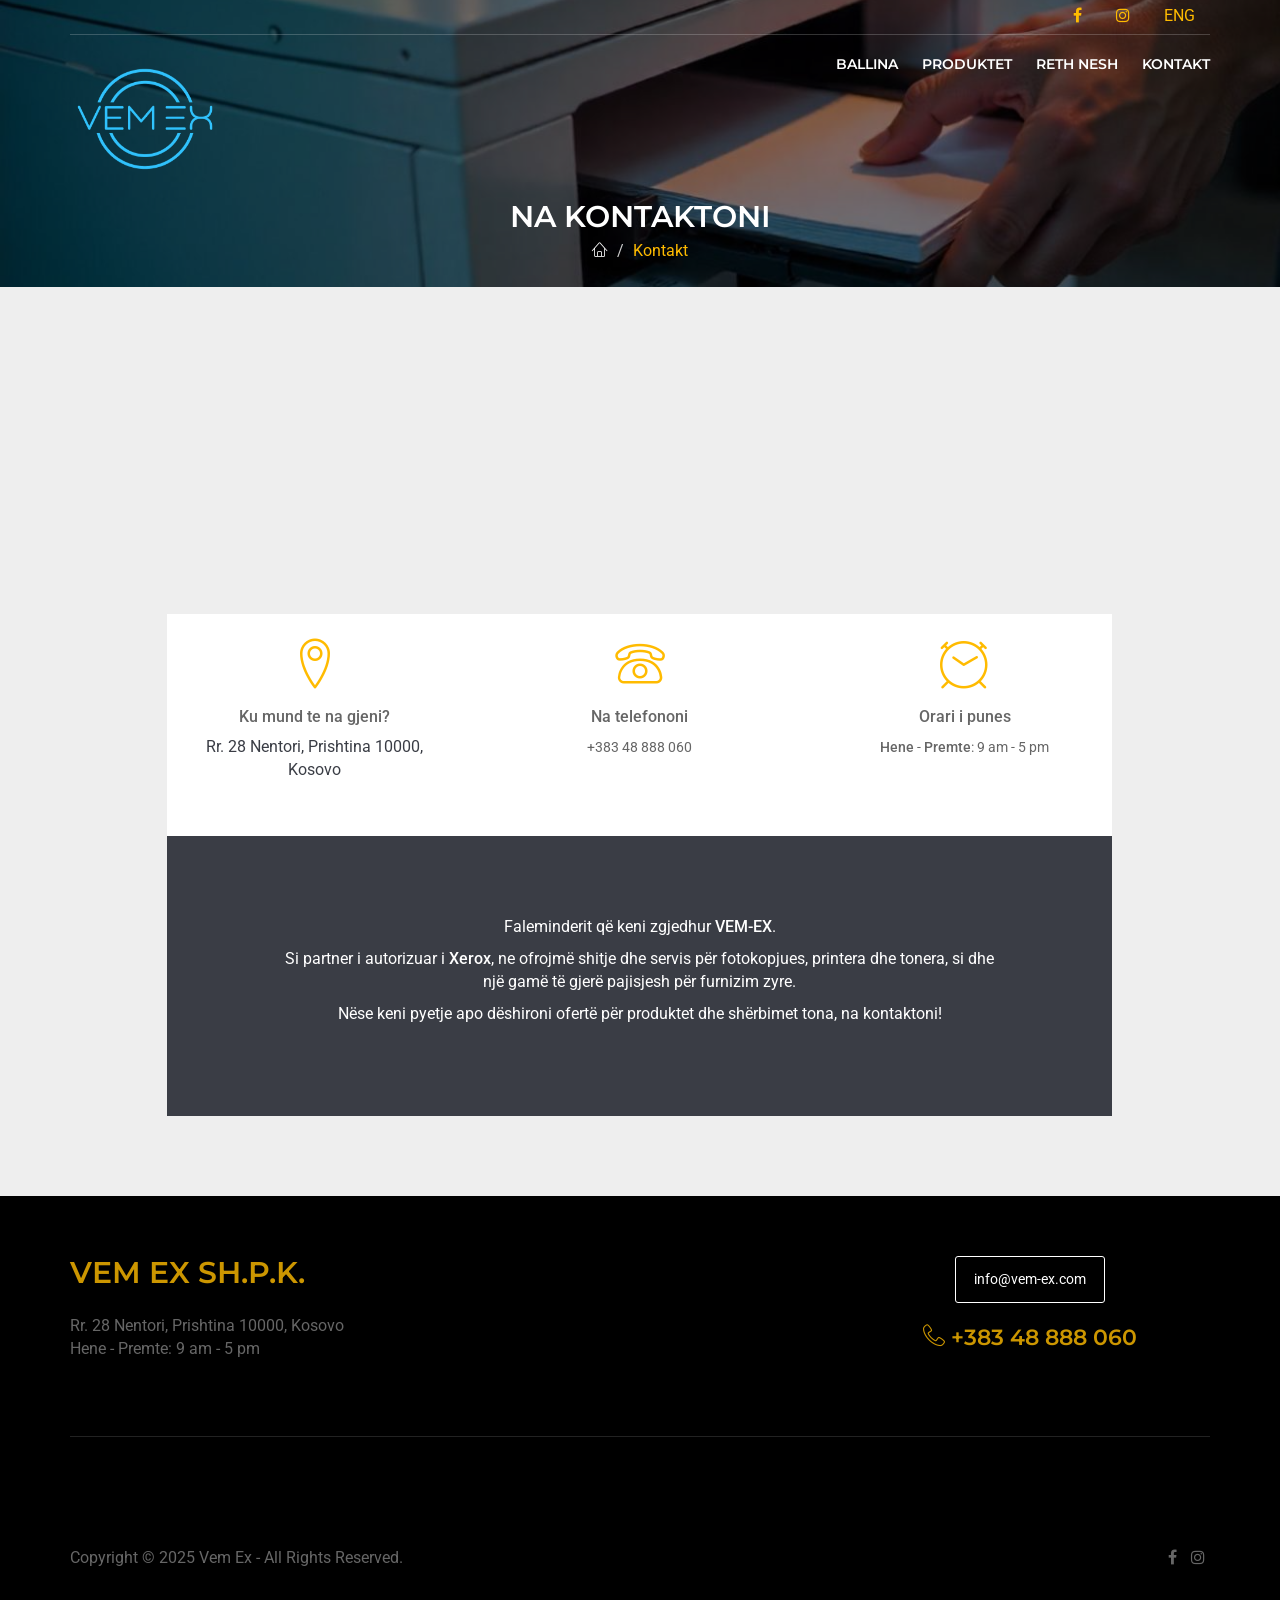
<file: contact.html>
﻿<!DOCTYPE html>
<html lang="en">

<head>
    <meta charset="utf-8">
    <meta http-equiv="X-UA-Compatible" content="IE=edge">
    <meta name="viewport" content="width=device-width, initial-scale=1, maximum-scale=1">

    <!-- Mobile Web-app fullscreen -->
    <meta name="apple-mobile-web-app-capable" content="yes">
    <meta name="mobile-web-app-capable" content="yes">

    <!-- Meta tags -->
    <meta name="description" content="VEM-EX është partner i autorizuar Xerox. Ofron shitje dhe servis për fotokopjues, printera, tonera, si dhe pajisje të ndryshme për furnizim zyre në Kosovë.">
    <meta name="keywords" content="Xerox Kosovo, fotokopjues, printera, tonera, servis Xerox, pajisje zyre, laptop, desktop, projektorë, shredder">
    <meta name="author" content="VEM-EX Sh.P.K.">

    <link rel="icon" href="favicon.ico">

    <!--Title-->
    <title>VEM-EX | Servis i Autorizuar i Xerox</title>

    <!--CSS styles-->
    <link rel="stylesheet" media="all" href="css/bootstrap.css" />
    <link rel="stylesheet" media="all" href="css/animate.css" />
    <link rel="stylesheet" media="all" href="css/font-awesome.css" />
    <link rel="stylesheet" media="all" href="css/furniture-icons.css" />
    <link rel="stylesheet" media="all" href="css/linear-icons.css" />
    <link rel="stylesheet" media="all" href="css/magnific-popup.css" />
    <link rel="stylesheet" media="all" href="css/owl.carousel.css" />
    <link rel="stylesheet" media="all" href="css/ion-range-slider.css" />
    <link rel="stylesheet" media="all" href="css/theme.css" />

    <!--Google fonts-->
    <link href="https://fonts.googleapis.com/css?family=Montserrat:400,500,600&amp;subset=latin-ext" rel="stylesheet">
    <link href="https://fonts.googleapis.com/css?family=Roboto:300,400,500" rel="stylesheet">

    <!-- HTML5 shim and Respond.js IE8 support of HTML5 elements and media queries -->
    <!--[if lt IE 9]>
    <script src="https://oss.maxcdn.com/html5shiv/3.7.2/html5shiv.min.js"></script>
    <script src="https://oss.maxcdn.com/respond/1.4.2/respond.min.js"></script>
    <![endif]-->

    <!-- Social sharing (Open Graph) -->
    <meta property="og:title" content="VEM-EX | Authorised Xerox Provider">
    <meta property="og:description" content="Partner i autorizuar Xerox për shitje, servis dhe furnizime zyre.">
    <meta property="og:image" content="https://vem-ex.com/assets/images/logo.png">
    <meta property="og:url" content="https://vem-ex.com">
    <meta name="twitter:card" content="summary_large_image">
</head>

<body>

    <div class="page-loader"></div>

    <div class="wrapper">

        <!--Use class "navbar-fixed" or "navbar-default" -->
        <!--If you use "navbar-fixed" it will be sticky menu on scroll (only for large screens)-->

        <!-- ======================== Navigation ======================== -->

        <nav class="navbar-fixed">

            <div class="container">

                <!-- ==========  Top navigation ========== -->

                <div class="navigation navigation-top clearfix">
                    <ul>
                        <li><a  href="https://www.facebook.com/profile.php?id=100094610052617" target="_blank"><i class="fa fa-facebook"></i></a></li>
                        <li><a href="https://www.instagram.com/vem_ex_/" target="_blank"><i class="fa fa-instagram"></i></a></li>

                        <!--Language selector-->
                        <li class="nav-settings">
                            <a href="javascript:void(0);" class="nav-settings-value"> ENG</a>
                            <ul class="nav-settings-list">
                                <li>ENG</li>
                                <li>ALB</li>
                            </ul>
                        </li>

                    </ul>
                </div> <!--/navigation-top-->

                <!-- ==========  Main navigation ========== -->

                <div class="navigation navigation-main">

                    <!-- Setup your logo here-->

                    <a href="index.html" class="logo"><img src="assets/images/logo.png" alt="" /></a>

                    <!-- Mobile toggle menu -->

                    <a href="#" class="open-menu"><i class="icon icon-menu"></i></a>

                    <!-- Convertible menu (mobile/desktop)-->

                    <div class="floating-menu">

                        <!-- Mobile toggle menu trigger-->

                        <div class="close-menu-wrapper">
                            <span class="close-menu"><i class="icon icon-cross"></i></span>
                        </div>

                        <ul>
                            <li><a href="index.html">Ballina</a></li>
                            <li><a href="products.html">Produktet</a></li>
                            <li><a href="about.html">Reth nesh</a></li>
                            <li><a href="contact.html">Kontakt</a></li>
                        </ul>
                    </div> <!--/floating-menu-->

                </div> <!--/container-->
        </nav>

        <!-- ========================  Main header ======================== -->

        <section class="main-header" style="background-image:linear-gradient(rgba(0,0,0,0.5),rgba(0,0,0,0.5)), url(assets/images/banner1.png)">
            <header>
                <div class="container text-center">
                    <h2 class="h2 title">Na kontaktoni</h2>
                    <ol class="breadcrumb breadcrumb-inverted">
                        <li><a href="index.html"><span class="icon icon-home"></span></a></li>
                        <li><a class="active" href="contact.html">Kontakt</a></li>
                    </ol>
                </div>
            </header>
        </section>

        <!-- ========================  Contact ======================== -->

        <section class="contact">

            <!-- === Goolge map === -->
            <iframe src="https://www.google.com/maps/embed?pb=!1m18!1m12!1m3!1d2934.5087914970895!2d21.1573691!3d42.6505724!2m3!1f0!2f0!3f0!3m2!1i1024!2i768!4f13.1!3m3!1m2!1s0x13549fee485283af%3A0xbd381300f7835b83!2sVem%20Ex!5e0!3m2!1sen!2sde!4v1764884438372!5m2!1sen!2sde"
                width="100%"
                height="400"
                style="border:0;"
                allowfullscreen=""
                loading="lazy">
            </iframe>


            <div class="container">

                <div class="row">

                    <div class="col-sm-10 col-sm-offset-1 col-md-10 col-md-offset-1">

                        <div class="contact-block">

                            <div class="contact-info">
                                <div class="row">
                                    <div class="col-sm-4">
                                        <figure class="text-center">
                                            <span class="icon icon-map-marker"></span>
                                            <figcaption>
                                                <strong>Ku mund te na gjeni?</strong>

                                                <a href="https://www.google.com/maps?daddr=Rr.+28+Nentori,+Prishtina+10000,+Kosovo" target="_blank">Rr. 28 Nentori, Prishtina 10000, Kosovo</a>
                                            </figcaption>
                                        </figure>
                                    </div>
                                    <div class="col-sm-4">
                                        <figure class="text-center">
                                            <span class="icon icon-phone"></span>
                                            <figcaption>
                                                <strong>Na telefononi</strong>
                                                <span>
                                                     +383 48 888 060<br />
                                                </span>
                                            </figcaption>
                                        </figure>
                                    </div>
                                    <div class="col-sm-4">
                                        <figure class="text-center">
                                            <span class="icon icon-clock"></span>
                                            <figcaption>
                                                <strong>Orari i punes</strong>
                                                <span>
                                                    <strong>Hene</strong> - <strong>Premte</strong>: 9 am - 5 pm <br />
                                                </span>
                                            </figcaption>
                                        </figure>
                                    </div>
                                </div>
                            </div>

                            <div class="banner">
                                <div class="row">
                                    <div class="col-md-offset-1 col-md-10 text-center">
                                        <p id="info">
                                            Faleminderit që keni zgjedhur <strong>VEM-EX</strong>. </p>
                                        <p>
                                            Si partner i autorizuar i <strong>Xerox</strong>, ne ofrojmë shitje dhe servis për fotokopjues, printera dhe tonera,
                                            si dhe një gamë të gjerë pajisjesh për furnizim zyre. </p>
                                        <p>
                                            Nëse keni pyetje apo dëshironi ofertë për produktet dhe shërbimet tona, na kontaktoni!
                                        </p>

                                    </div>
                                </div>
                            </div>

                        </div>


                    </div><!--col-sm-8-->
                </div> <!--/row-->
            </div><!--/container-->
        </section>

        <!-- ================== Footer  ================== -->

        <footer>
            <div class="container">

                <!--footer showroom-->
                <div class="footer-showroom">
                    <div class="row">
                        <div class="col-sm-8">
                            <h2>Vem Ex SH.P.K.</h2>
                            <a href="https://www.google.com/maps?daddr=Rr.+28+Nentori,+Prishtina+10000,+Kosovo" target="_blank">Rr. 28 Nentori, Prishtina 10000, Kosovo</a>
                            <p>Hene - Premte: 9 am - 5 pm </p>
                        </div>
                        <div class="col-sm-4 text-center">

                            <a href="mailto:info@vem-ex.com" class="btn btn-clean">
                                <span class="icon icon-email"></span> info@vem-ex.com
                            </a>

                            <div class="call-us h4"><span class="icon icon-phone-handset"></span> +383 48 888 060</div>
                        </div>
                    </div>
                </div>

                <!--footer social-->

                <div class="footer-social">
                    <div class="row">
                        <div class="col-sm-6">
                            <span>Copyright © 2025 Vem Ex - All Rights Reserved.</span>
                        </div>
                        <div class="col-sm-6 links">
                            <ul>
                                <li><a href="https://www.facebook.com/profile.php?id=100094610052617" target="_blank"><i class="fa fa-facebook"></i></a></li>
                                <li><a href="https://www.instagram.com/vem_ex_/" target="_blank"><i class="fa fa-instagram"></i></a></li>
                            </ul>
                        </div>
                    </div>
                </div>
            </div>
        </footer>

    </div>
    <!--/wrapper-->


    <!--JS files-->
    <script src="js/jquery.min.js"></script>
    <script src="js/jquery.bootstrap.js"></script>
    <script src="js/jquery.magnific-popup.js"></script>
    <script src="js/jquery.owl.carousel.js"></script>
    <script src="js/jquery.ion.rangeSlider.js"></script>
    <script src="js/jquery.isotope.pkgd.js"></script>
    <script src="js/main.js"></script>

</body>

</html>
</file>
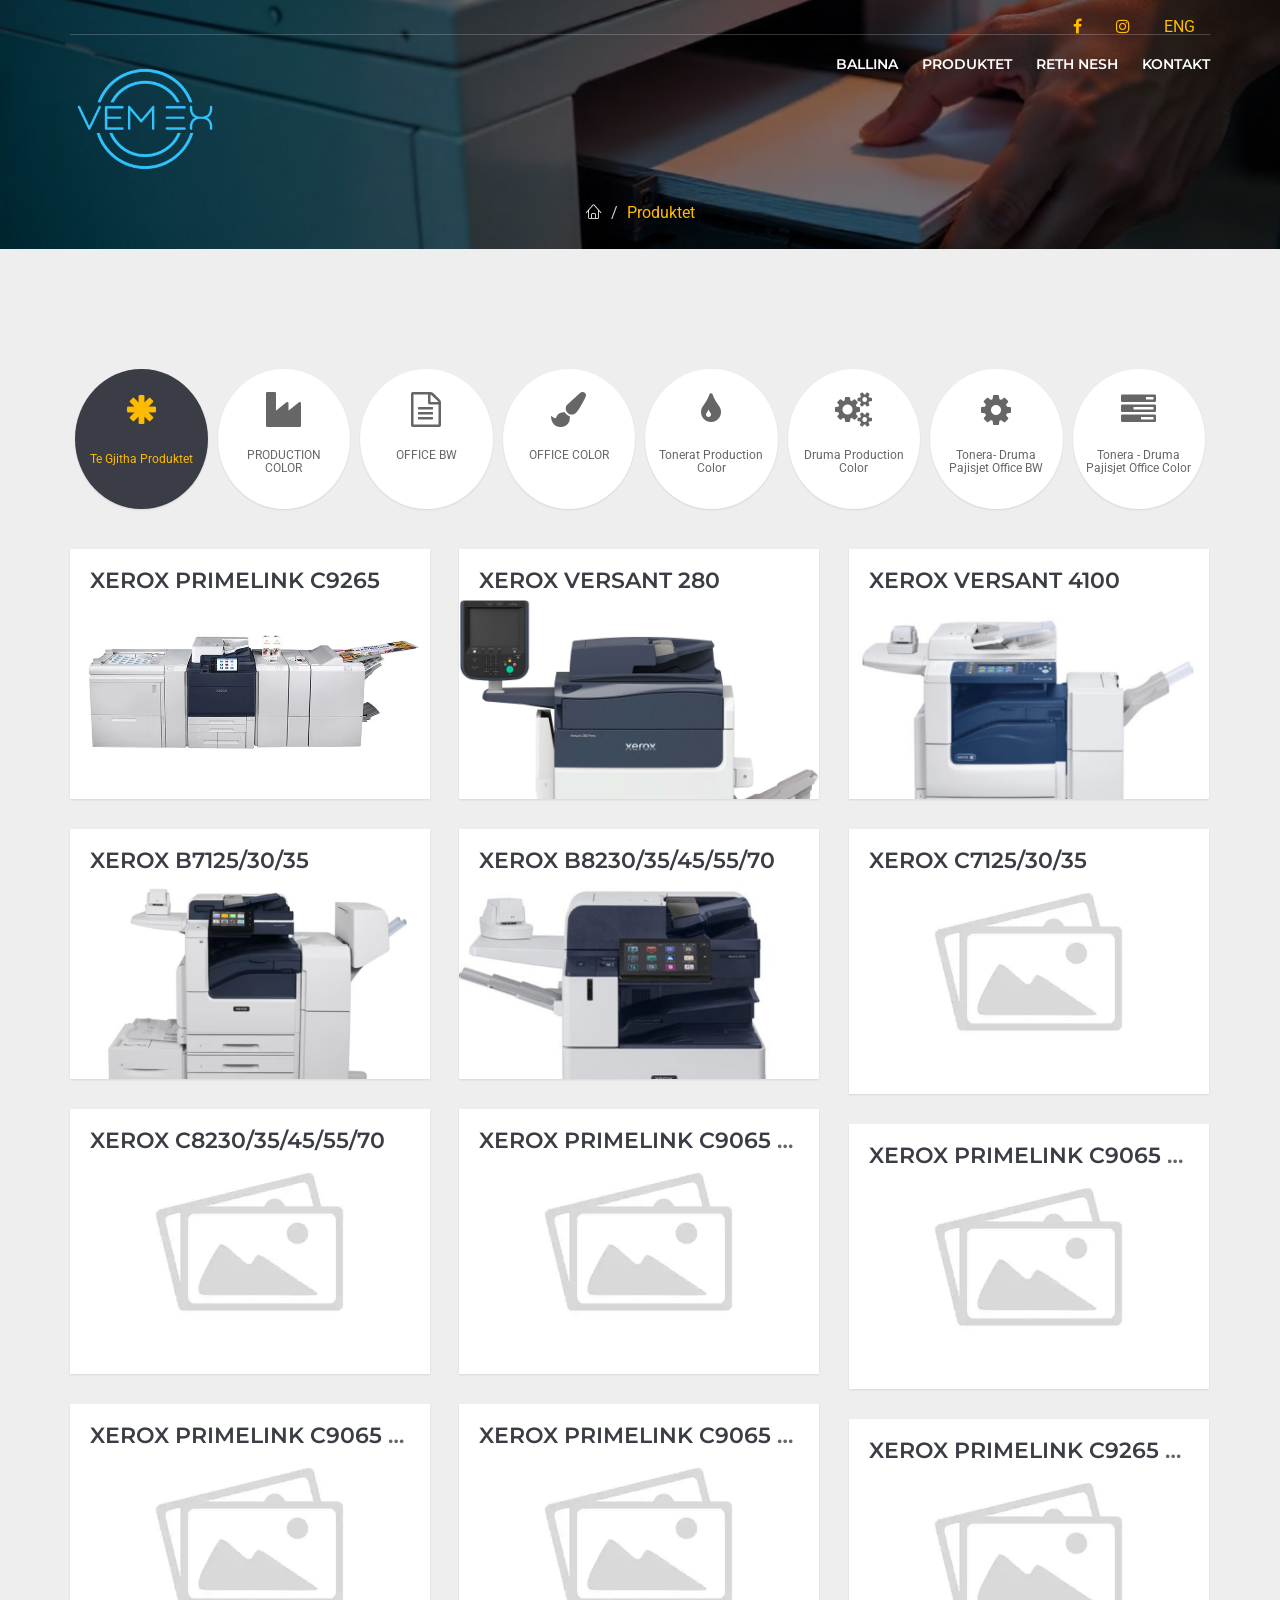
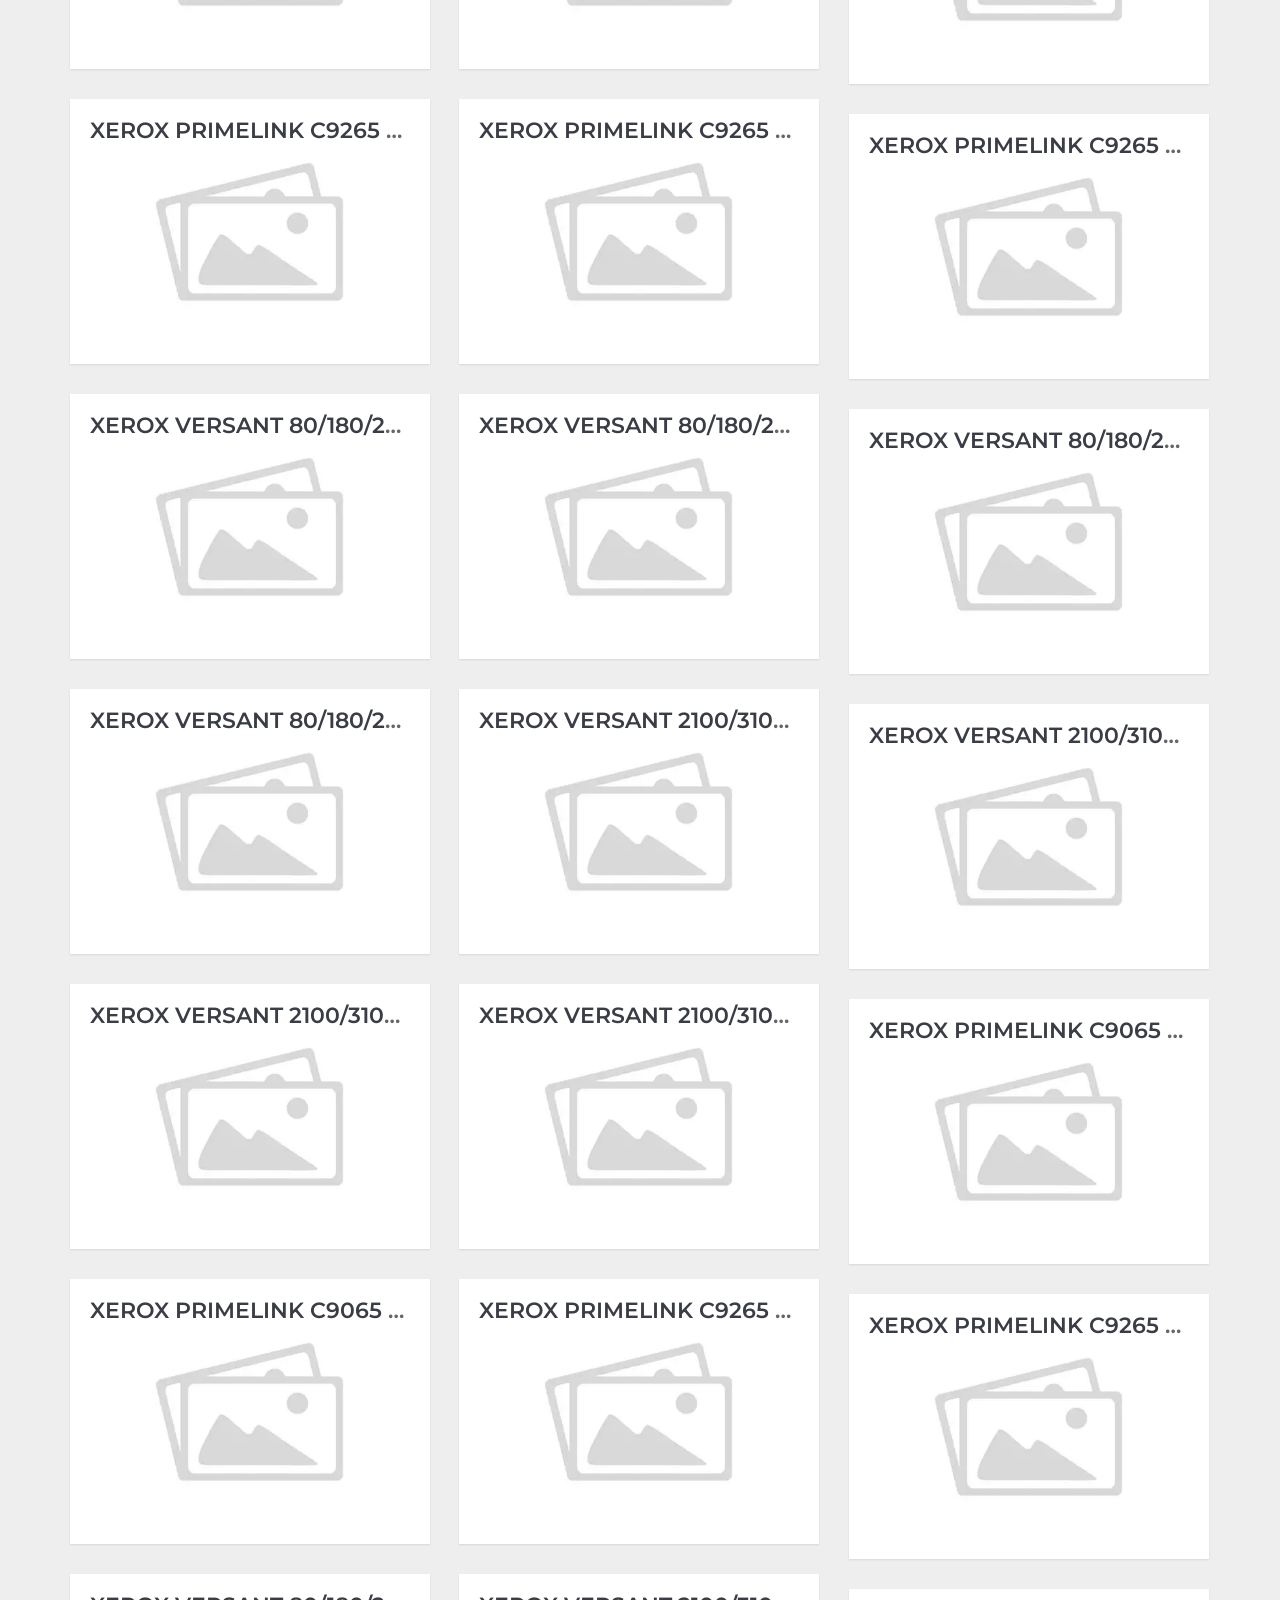
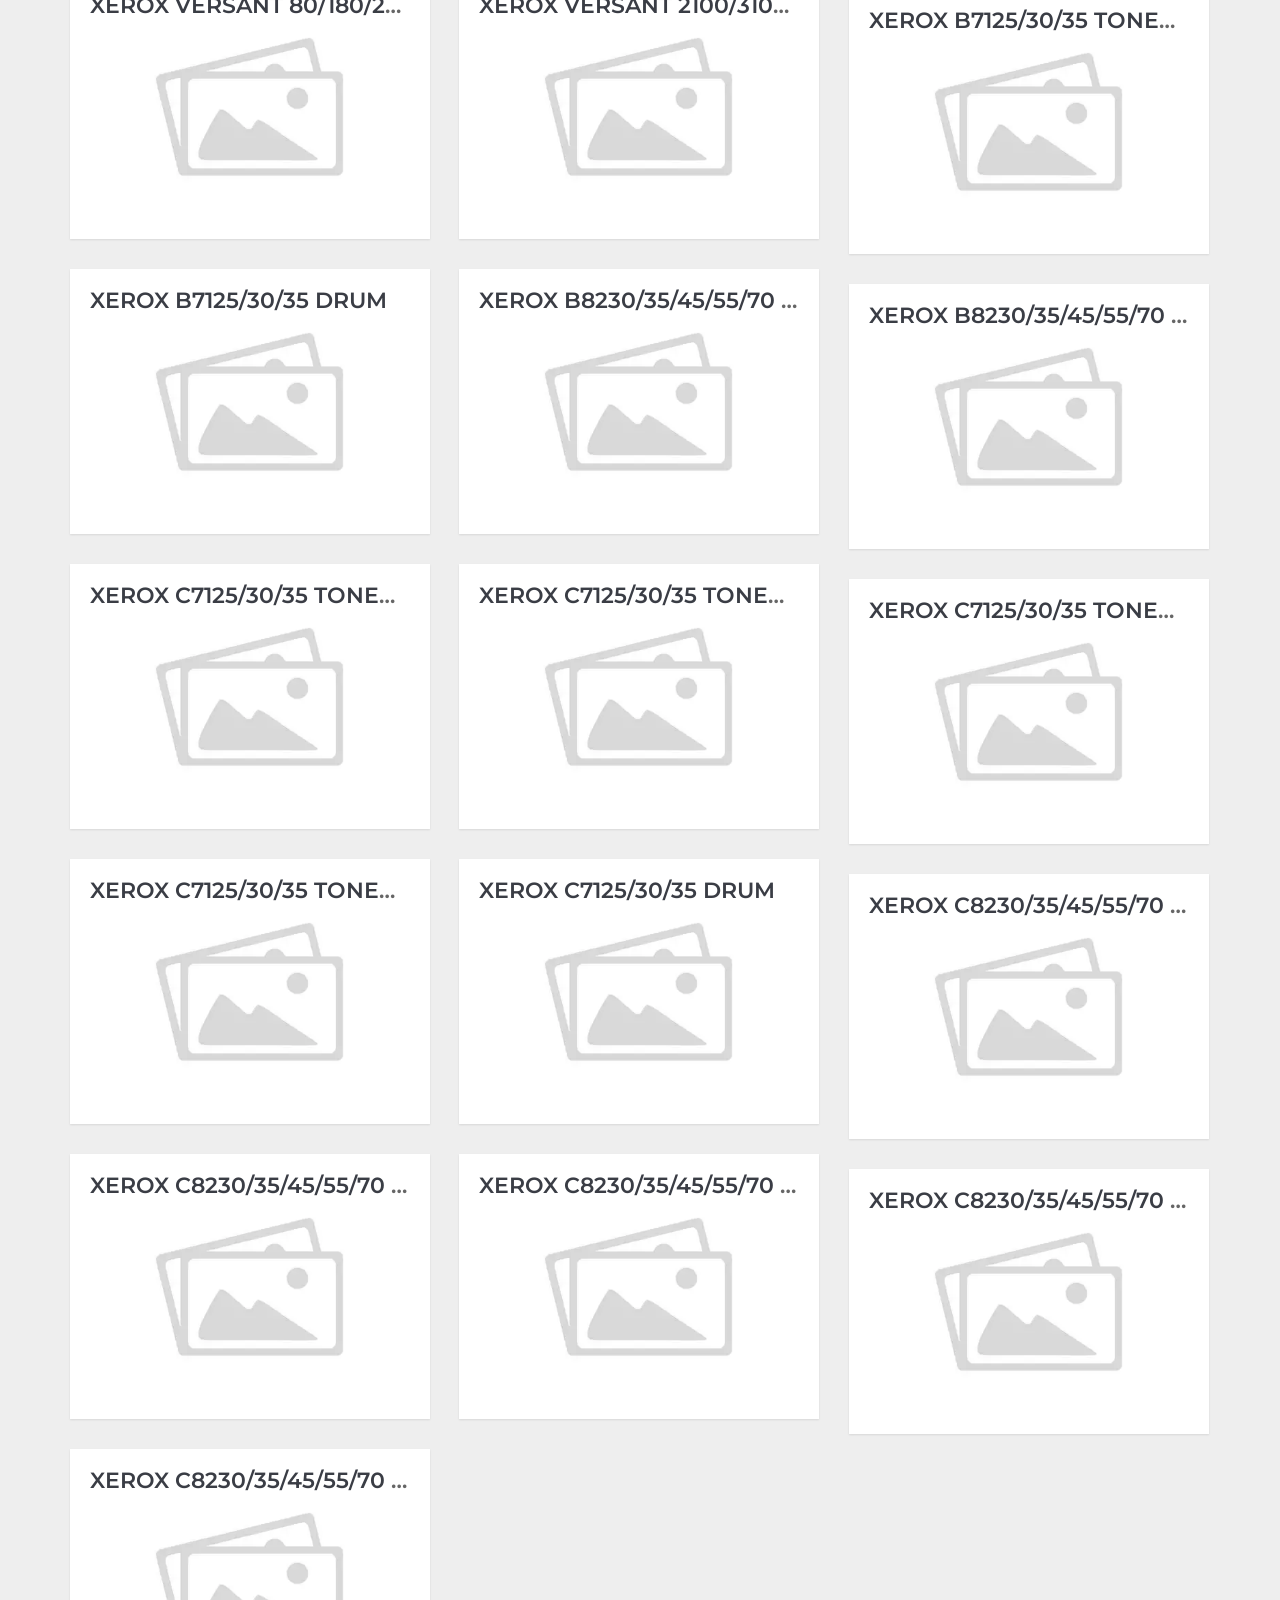
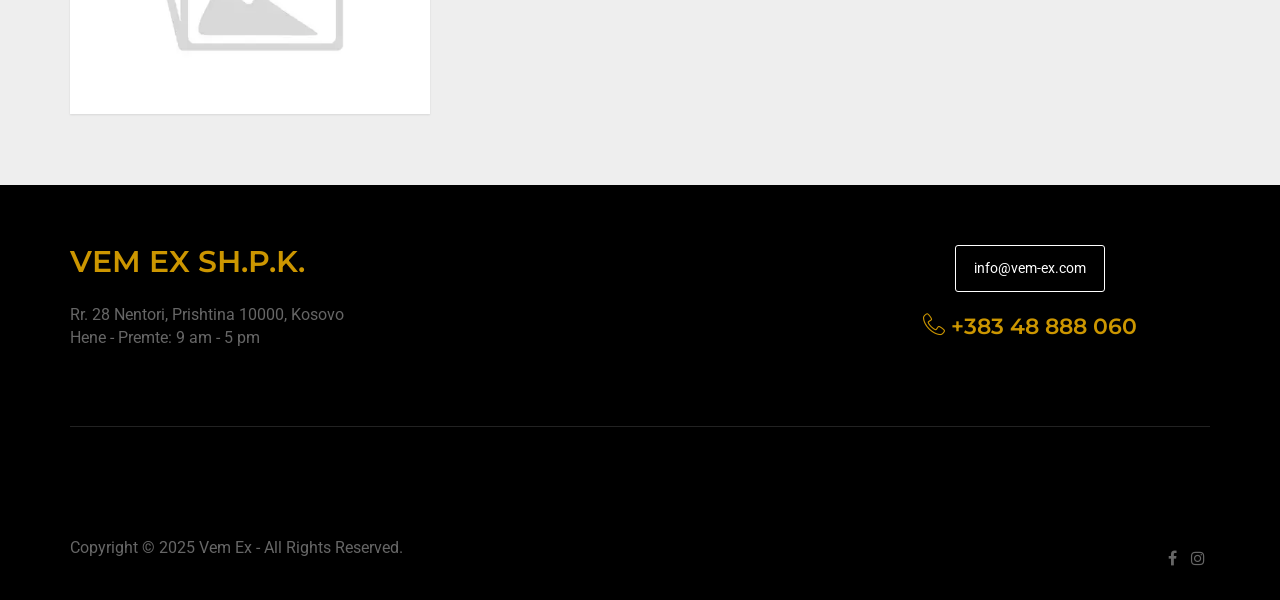
<file: products.html>
﻿<!DOCTYPE html>
<html lang="en">

<head>
    <meta charset="utf-8">
    <meta http-equiv="X-UA-Compatible" content="IE=edge">
    <meta name="viewport" content="width=device-width, initial-scale=1, maximum-scale=1">

    <!-- Mobile Web-app fullscreen -->
    <meta name="apple-mobile-web-app-capable" content="yes">
    <meta name="mobile-web-app-capable" content="yes">

    <!-- Meta tags -->
    <meta name="description" content="VEM-EX është partner i autorizuar Xerox. Ofron shitje dhe servis për fotokopjues, printera, tonera, si dhe pajisje të ndryshme për furnizim zyre në Kosovë.">
    <meta name="keywords" content="Xerox Kosovo, fotokopjues, printera, tonera, servis Xerox, pajisje zyre, laptop, desktop, projektorë, shredder">
    <meta name="author" content="VEM-EX Sh.P.K.">

    <link rel="icon" href="favicon.ico">

    <!--Title-->
    <title>VEM-EX | Servis i Autorizuar i Xerox</title>

    <!--CSS styles-->
    <link rel="stylesheet" media="all" href="css/bootstrap.css" />
    <link rel="stylesheet" media="all" href="css/animate.css" />
    <link rel="stylesheet" media="all" href="css/font-awesome.css" />
    <link rel="stylesheet" media="all" href="css/furniture-icons.css" />
    <link rel="stylesheet" media="all" href="css/linear-icons.css" />
    <link rel="stylesheet" media="all" href="css/magnific-popup.css" />
    <link rel="stylesheet" media="all" href="css/owl.carousel.css" />
    <link rel="stylesheet" media="all" href="css/ion-range-slider.css" />
    <link rel="stylesheet" media="all" href="css/theme.css" />

    <!--Google fonts-->
    <link href="https://fonts.googleapis.com/css?family=Montserrat:400,500,600&amp;subset=latin-ext" rel="stylesheet">
    <link href="https://fonts.googleapis.com/css?family=Roboto:300,400,500" rel="stylesheet">

    <!-- HTML5 shim and Respond.js IE8 support of HTML5 elements and media queries -->
    <!--[if lt IE 9]>
    <script src="https://oss.maxcdn.com/html5shiv/3.7.2/html5shiv.min.js"></script>
    <script src="https://oss.maxcdn.com/respond/1.4.2/respond.min.js"></script>
    <![endif]-->

    <!-- Social sharing (Open Graph) -->
    <meta property="og:title" content="VEM-EX | Authorised Xerox Provider">
    <meta property="og:description" content="Partner i autorizuar Xerox për shitje, servis dhe furnizime zyre.">
    <meta property="og:image" content="https://vem-ex.com/assets/images/logo.png">
    <meta property="og:url" content="https://vem-ex.com">
    <meta name="twitter:card" content="summary_large_image">


    <link rel="stylesheet" media="all" href="css/bootstrap.css" />
    <link rel="stylesheet" media="all" href="css/animate.css" />
    <link rel="stylesheet" media="all" href="css/font-awesome.css" />
    <link rel="stylesheet" media="all" href="css/furniture-icons.css" />
    <link rel="stylesheet" media="all" href="css/linear-icons.css" />
    <link rel="stylesheet" media="all" href="css/magnific-popup.css" />
    <link rel="stylesheet" media="all" href="css/owl.carousel.css" />
    <link rel="stylesheet" media="all" href="css/ion-range-slider.css" />
    <link rel="stylesheet" media="all" href="css/theme.css" />

    <!--Google fonts-->
    <link href="https://fonts.googleapis.com/css?family=Montserrat:400,500,600&amp;subset=latin-ext" rel="stylesheet">
    <link href="https://fonts.googleapis.com/css?family=Roboto:300,400,500" rel="stylesheet">

    <!-- HTML5 shim and Respond.js IE8 support of HTML5 elements and media queries -->
    <script src="https://oss.maxcdn.com/html5shiv/3.7.2/html5shiv.min.js"></script>
    <script src="https://oss.maxcdn.com/respond/1.4.2/respond.min.js"></script>
    <style>

        i {
        margin-top: 13px;}
    </style>

</head>


<body>

<div class="page-loader"></div>

<div class="wrapper">

    <!--Use class "navbar-fixed" or "navbar-default" -->
    <!--If you use "navbar-fixed" it will be sticky menu on scroll (only for large screens)-->

    <!-- ======================== Navigation ======================== -->

    <nav class="navbar-fixed">

        <div class="container">

            <!-- ==========  Top navigation ========== -->

            <div class="navigation navigation-top clearfix">
                <ul>
                    <!--add active class for current page-->
                    <li><a  href="https://www.facebook.com/profile.php?id=100094610052617" target="_blank"><i class="fa fa-facebook"></i></a></li>
                    <li><a href="https://www.instagram.com/vem_ex_/" target="_blank"><i class="fa fa-instagram"></i></a></li>

                    <!--Language selector-->

                    <li class="nav-settings">
                        <a href="javascript:void(0);" class="nav-settings-value"> ENG</a>
                        <ul class="nav-settings-list">
                            <li>ENG</li>
                            <li>ALB</li>
                        </ul>
                    </li>

                </ul>
            </div> <!--/navigation-top-->

            <!-- ==========  Main navigation ========== -->

            <div class="navigation navigation-main">

                <!-- Setup your logo here-->

                <a href="index.html" class="logo"><img src="assets/images/logo.png" alt="" /></a>

                <!-- Mobile toggle menu -->

                <a href="#" class="open-menu"><i class="icon icon-menu"></i></a>

                <!-- Convertible menu (mobile/desktop)-->

                <div class="floating-menu">

                    <!-- Mobile toggle menu trigger-->

                    <div class="close-menu-wrapper">
                        <span class="close-menu"><i class="icon icon-cross"></i></span>
                    </div>

                    <ul>
                        <li><a href="index.html">Ballina</a></li>
                        <li><a href="products.html">Produktet</a></li>
                        <li><a href="about.html">Reth nesh</a></li>
                        <li><a href="contact.html">Kontakt</a></li>
                    </ul>
                </div> <!--/floating-menu-->

            </div> <!--/container-->
        </div>
    </nav>



    <section class="main-header" style="background-image:linear-gradient(rgba(0,0,0,0.5),rgba(0,0,0,0.5)), url(assets/images/banner1.png)">
        <header>
            <div class="container text-center">
<!--                <h2 class="h2 title">Produktet</h2>-->
                <ol class="breadcrumb breadcrumb-inverted">
                    <li><a href="index.html"><span class="icon icon-home"></span></a></li>
                    <li><a class="active" href="products.html">Produktet</a></li>
                </ol>
            </div>
        </header>
    </section>



    <section id="page-products" class="products">

        <div class="container">

            <!-- === header title === -->

            <header>
                <div class="row">
                    <div class="col-md-12 text-center">
                        <div id="box-filters" class="box-filters" style="display: flex; ">

                            <figure data-filter=".all" class="active">
                                <figcaption>
                                    <i style="font-size: 35px" class="glyphicon glyphicon-asterisk"></i>
                                    <span>Te Gjitha Produktet</span>
                                </figcaption>
                            </figure>

                            <figure data-filter=".item-production-color">
                                <figcaption>
                                    <i style="font-size: 35px" class="fa fa-industry"></i>
                                    <span>PRODUCTION COLOR</span>
                                </figcaption>
                            </figure>

                            <figure data-filter=".pajisjet-office-bw">
                                <figcaption>
                                    <i style="font-size: 35px" class="fa fa-file-text-o"></i>
                                    <span>OFFICE BW</span>
                                </figcaption>
                            </figure>

                            <figure data-filter=".pajisjet-office-color">
                                <figcaption>
                                    <i style="font-size: 35px" class="fa fa-paint-brush"></i>
                                    <span>OFFICE COLOR</span>
                                </figcaption>
                            </figure>

                            <figure data-filter=".tonerat-production-color">
                                <figcaption>
                                    <i style="font-size: 35px" class="fa fa-tint"></i>
                                    <span>Tonerat Production Color</span>
                                </figcaption>
                            </figure>

                            <figure data-filter=".druma-production-color">
                                <figcaption>
                                    <i style="font-size: 35px" class="fa fa-cogs"></i>
                                    <span>Druma Production Color</span>
                                </figcaption>
                            </figure>

                            <figure data-filter=".tonera-druma-pajisjet-office-bw">
                                <figcaption>
                                    <i style="font-size: 35px" class="fa fa-cog"></i>
                                    <span>Tonera- Druma Pajisjet Office BW</span>
                                </figcaption>
                            </figure>

                            <figure data-filter=".tonera-druma-pajisjet-office-color">
                                <figcaption>
                                    <i style="font-size: 35px" class="fa fa-tasks"></i>
                                    <span>Tonera - Druma Pajisjet Office Color</span>
                                </figcaption>
                            </figure>

                        </div>

                    </div>
                </div> <!--/row-->
            </header>


            <div id="box-filters-results" class="row">

                <div class="col-xs-6 col-sm-4 item item-production-color all">
                    <article>
                        <div class="figure-grid height-250">
                            <div class="image pt-50"><a href="#productid1"><img src="assets/products/xeroxprimelinkC9265.jpg"  /></a></div>
                            <div class="text"><h2 class="title h4 "><a>Xerox PrimeLink C9265</a></h2></div>
                        </div>
                    </article>
                </div>


                <div class="col-xs-6 col-sm-4 item item-production-color all">
                    <article>
                        <div class="figure-grid height-250">
                            <div class="image pt-50"><a href="#productid1"><img src="assets/products/XeroxVersant280.jpg" /></a></div>
                            <div class="text"><h2 class="title h4"><a>Xerox Versant 280</a></h2></div>
                        </div>
                    </article>
                </div>

                <div class="col-xs-6 col-sm-4 item item-production-color all">
                    <article>
                        <div class="figure-grid height-250">
                            <div class="image pt-50"><a href="#productid1"><img src="assets/products/XeroxVersant4100.jpg" alt="" /></a></div>
                            <div class="text"><h2 class="title h4"><a>Xerox Versant 4100</a></h2></div>
                        </div>
                    </article>
                </div>

                <div class="col-xs-6 col-sm-4 item pajisjet-office-bw all">
                    <article>
                        <div class="figure-grid height-250">
                            <div class="image pt-50"><a href="#productid1"><img src="assets/products/XeroxB71253035.jpg" alt="" /></a></div>
                            <div class="text"><h2 class="title h4"><a>Xerox B7125/30/35</a></h2></div>
                        </div>
                    </article>
                </div>

                <div class="col-xs-6 col-sm-4 item pajisjet-office-bw all">
                    <article>
                        <div class="figure-grid height-250">
                            <div class="image pt-50"><a href="#productid1"><img src="assets/products/XeroxB823035455570.jpg" alt="" /></a></div>
                            <div class="text"><h2 class="title h4"><a>Xerox B8230/35/45/55/70</a></h2></div>
                        </div>
                    </article>
                </div>

                <div class="col-xs-6 col-sm-4 item pajisjet-office-color all">
                    <article>
                        <div class="figure-grid">
                            <div class="image"><a href="#productid1"><img src="assets/images/missing_product.png" alt="" width="360" /></a></div>
                            <div class="text"><h2 class="title h4"><a>Xerox C7125/30/35</a></h2></div>
                        </div>
                    </article>
                </div>

                <div class="col-xs-6 col-sm-4 item pajisjet-office-color all">
                    <article>
                        <div class="figure-grid">
                            <div class="image"><a href="#productid1"><img src="assets/images/missing_product.png" alt="" width="360" /></a></div>
                            <div class="text"><h2 class="title h4"><a>Xerox C8230/35/45/55/70</a></h2></div>
                        </div>
                    </article>
                </div>

                <!-- Tonerat Production Color -->
                <div class="col-xs-6 col-sm-4 item tonerat-production-color all">
                    <article>
                        <div class="figure-grid">
                            <div class="image"><a href="#productid1"><img src="assets/images/missing_product.png" alt="" width="360" /></a></div>
                            <div class="text"><h2 class="title h4"><a>Xerox PrimeLink C9065 Black</a></h2></div>
                        </div>
                    </article>
                </div>

                <div class="col-xs-6 col-sm-4 item tonerat-production-color all">
                    <article>
                        <div class="figure-grid">
                            <div class="image"><a href="#productid1"><img src="assets/images/missing_product.png" alt="" width="360" /></a></div>
                            <div class="text"><h2 class="title h4"><a>Xerox PrimeLink C9065 Cyan</a></h2></div>
                        </div>
                    </article>
                </div>

                <div class="col-xs-6 col-sm-4 item tonerat-production-color all">
                    <article>
                        <div class="figure-grid">
                            <div class="image"><a href="#productid1"><img src="assets/images/missing_product.png" alt="" width="360" /></a></div>
                            <div class="text"><h2 class="title h4"><a>Xerox PrimeLink C9065 Magenta</a></h2></div>
                        </div>
                    </article>
                </div>

                <div class="col-xs-6 col-sm-4 item tonerat-production-color all">
                    <article>
                        <div class="figure-grid">
                            <div class="image"><a href="#productid1"><img src="assets/images/missing_product.png" alt="" width="360" /></a></div>
                            <div class="text"><h2 class="title h4"><a>Xerox PrimeLink C9065 Yellow</a></h2></div>
                        </div>
                    </article>
                </div>

                <div class="col-xs-6 col-sm-4 item tonerat-production-color all">
                    <article>
                        <div class="figure-grid">
                            <div class="image"><a href="#productid1"><img src="assets/images/missing_product.png" alt="" width="360" /></a></div>
                            <div class="text"><h2 class="title h4"><a>Xerox PrimeLink C9265 Black</a></h2></div>
                        </div>
                    </article>
                </div>

                <div class="col-xs-6 col-sm-4 item tonerat-production-color all">
                    <article>
                        <div class="figure-grid">
                            <div class="image"><a href="#productid1"><img src="assets/images/missing_product.png" alt="" width="360" /></a></div>
                            <div class="text"><h2 class="title h4"><a>Xerox PrimeLink C9265 Cyan</a></h2></div>
                        </div>
                    </article>
                </div>

                <div class="col-xs-6 col-sm-4 item tonerat-production-color all">
                    <article>
                        <div class="figure-grid">
                            <div class="image"><a href="#productid1"><img src="assets/images/missing_product.png" alt="" width="360" /></a></div>
                            <div class="text"><h2 class="title h4"><a>Xerox PrimeLink C9265 Magenta</a></h2></div>
                        </div>
                    </article>
                </div>

                <div class="col-xs-6 col-sm-4 item tonerat-production-color all">
                    <article>
                        <div class="figure-grid">
                            <div class="image"><a href="#productid1"><img src="assets/images/missing_product.png" alt="" width="360" /></a></div>
                            <div class="text"><h2 class="title h4"><a>Xerox PrimeLink C9265 Yellow</a></h2></div>
                        </div>
                    </article>
                </div>

                <div class="col-xs-6 col-sm-4 item tonerat-production-color all">
                    <article>
                        <div class="figure-grid">
                            <div class="image"><a href="#productid1"><img src="assets/images/missing_product.png" alt="" width="360" /></a></div>
                            <div class="text"><h2 class="title h4"><a>Xerox Versant 80/180/280 Black</a></h2></div>
                        </div>
                    </article>
                </div>

                <div class="col-xs-6 col-sm-4 item tonerat-production-color all">
                    <article>
                        <div class="figure-grid">
                            <div class="image"><a href="#productid1"><img src="assets/images/missing_product.png" alt="" width="360" /></a></div>
                            <div class="text"><h2 class="title h4"><a>Xerox Versant 80/180/280 Cyan</a></h2></div>
                        </div>
                    </article>
                </div>

                <div class="col-xs-6 col-sm-4 item tonerat-production-color all">
                    <article>
                        <div class="figure-grid">
                            <div class="image"><a href="#productid1"><img src="assets/images/missing_product.png" alt="" width="360" /></a></div>
                            <div class="text"><h2 class="title h4"><a>Xerox Versant 80/180/280 Magenta</a></h2></div>
                        </div>
                    </article>
                </div>

                <div class="col-xs-6 col-sm-4 item tonerat-production-color all">
                    <article>
                        <div class="figure-grid">
                            <div class="image"><a href="#productid1"><img src="assets/images/missing_product.png" alt="" width="360" /></a></div>
                            <div class="text"><h2 class="title h4"><a>Xerox Versant 80/180/280 Yellow</a></h2></div>
                        </div>
                    </article>
                </div>

                <div class="col-xs-6 col-sm-4 item tonerat-production-color all">
                    <article>
                        <div class="figure-grid">
                            <div class="image"><a href="#productid1"><img src="assets/images/missing_product.png" alt="" width="360" /></a></div>
                            <div class="text"><h2 class="title h4"><a>Xerox Versant 2100/3100/4100 Black</a></h2></div>
                        </div>
                    </article>
                </div>

                <div class="col-xs-6 col-sm-4 item tonerat-production-color all">
                    <article>
                        <div class="figure-grid">
                            <div class="image"><a href="#productid1"><img src="assets/images/missing_product.png" alt="" width="360" /></a></div>
                            <div class="text"><h2 class="title h4"><a>Xerox Versant 2100/3100/4100 Cyan</a></h2></div>
                        </div>
                    </article>
                </div>

                <div class="col-xs-6 col-sm-4 item tonerat-production-color all">
                    <article>
                        <div class="figure-grid">
                            <div class="image"><a href="#productid1"><img src="assets/images/missing_product.png" alt="" width="360" /></a></div>
                            <div class="text"><h2 class="title h4"><a>Xerox Versant 2100/3100/4100 Magenta</a></h2></div>
                        </div>
                    </article>
                </div>

                <div class="col-xs-6 col-sm-4 item tonerat-production-color all">
                    <article>
                        <div class="figure-grid">
                            <div class="image"><a href="#productid1"><img src="assets/images/missing_product.png" alt="" width="360" /></a></div>
                            <div class="text"><h2 class="title h4"><a>Xerox Versant 2100/3100/4100 Yellow</a></h2></div>
                        </div>
                    </article>
                </div>

                <!-- Druma Production Color -->
                <div class="col-xs-6 col-sm-4 item druma-production-color all">
                    <article>
                        <div class="figure-grid">
                            <div class="image"><a href="#productid1"><img src="assets/images/missing_product.png" alt="" width="360" /></a></div>
                            <div class="text"><h2 class="title h4"><a>Xerox PrimeLink C9065 BW Drum</a></h2></div>
                        </div>
                    </article>
                </div>

                <div class="col-xs-6 col-sm-4 item druma-production-color all">
                    <article>
                        <div class="figure-grid">
                            <div class="image"><a href="#productid1"><img src="assets/images/missing_product.png" alt="" width="360" /></a></div>
                            <div class="text"><h2 class="title h4"><a>Xerox PrimeLink C9065 Color Drum</a></h2></div>
                        </div>
                    </article>
                </div>

                <div class="col-xs-6 col-sm-4 item druma-production-color all">
                    <article>
                        <div class="figure-grid">
                            <div class="image"><a href="#productid1"><img src="assets/images/missing_product.png" alt="" width="360" /></a></div>
                            <div class="text"><h2 class="title h4"><a>Xerox PrimeLink C9265 BW Drum</a></h2></div>
                        </div>
                    </article>
                </div>

                <div class="col-xs-6 col-sm-4 item druma-production-color all">
                    <article>
                        <div class="figure-grid">
                            <div class="image"><a href="#productid1"><img src="assets/images/missing_product.png" alt="" width="360" /></a></div>
                            <div class="text"><h2 class="title h4"><a>Xerox PrimeLink C9265 Color Drum</a></h2></div>
                        </div>
                    </article>
                </div>

                <div class="col-xs-6 col-sm-4 item druma-production-color all">
                    <article>
                        <div class="figure-grid">
                            <div class="image"><a href="#productid1"><img src="assets/images/missing_product.png" alt="" width="360" /></a></div>
                            <div class="text"><h2 class="title h4"><a>Xerox Versant 80/180/280 Drum</a></h2></div>
                        </div>
                    </article>
                </div>

                <div class="col-xs-6 col-sm-4 item druma-production-color all">
                    <article>
                        <div class="figure-grid">
                            <div class="image"><a href="#productid1"><img src="assets/images/missing_product.png" alt="" width="360" /></a></div>
                            <div class="text"><h2 class="title h4"><a>Xerox Versant 2100/3100/4100 Drum</a></h2></div>
                        </div>
                    </article>
                </div>

                <!-- Tonera - Druma Pajisjet Office BW -->
                <div class="col-xs-6 col-sm-4 item tonera-druma-pajisjet-office-bw all">
                    <article>
                        <div class="figure-grid">
                            <div class="image"><a href="#productid1"><img src="assets/images/missing_product.png" alt="" width="360" /></a></div>
                            <div class="text"><h2 class="title h4"><a>Xerox B7125/30/35 Toner Black</a></h2></div>
                        </div>
                    </article>
                </div>

                <div class="col-xs-6 col-sm-4 item tonera-druma-pajisjet-office-bw all">
                    <article>
                        <div class="figure-grid">
                            <div class="image"><a href="#productid1"><img src="assets/images/missing_product.png" alt="" width="360" /></a></div>
                            <div class="text"><h2 class="title h4"><a>Xerox B7125/30/35 Drum</a></h2></div>
                        </div>
                    </article>
                </div>

                <div class="col-xs-6 col-sm-4 item tonera-druma-pajisjet-office-bw all">
                    <article>
                        <div class="figure-grid">
                            <div class="image"><a href="#productid1"><img src="assets/images/missing_product.png" alt="" width="360" /></a></div>
                            <div class="text"><h2 class="title h4"><a>Xerox B8230/35/45/55/70 Toner Black</a></h2></div>
                        </div>
                    </article>
                </div>

                <div class="col-xs-6 col-sm-4 item tonera-druma-pajisjet-office-bw all">
                    <article>
                        <div class="figure-grid">
                            <div class="image"><a href="#productid1"><img src="assets/images/missing_product.png" alt="" width="360" /></a></div>
                            <div class="text"><h2 class="title h4"><a>Xerox B8230/35/45/55/70 Drum</a></h2></div>
                        </div>
                    </article>
                </div>

                <!-- Tonera - Druma Pajisjet Office Color -->
                <div class="col-xs-6 col-sm-4 item tonera-druma-pajisjet-office-color all">
                    <article>
                        <div class="figure-grid">
                            <div class="image"><a href="#productid1"><img src="assets/images/missing_product.png" alt="" width="360" /></a></div>
                            <div class="text"><h2 class="title h4"><a>Xerox C7125/30/35 Toner Black</a></h2></div>
                        </div>
                    </article>
                </div>

                <div class="col-xs-6 col-sm-4 item tonera-druma-pajisjet-office-color all">
                    <article>
                        <div class="figure-grid">
                            <div class="image"><a href="#productid1"><img src="assets/images/missing_product.png" alt="" width="360" /></a></div>
                            <div class="text"><h2 class="title h4"><a>Xerox C7125/30/35 Toner Cyan</a></h2></div>
                        </div>
                    </article>
                </div>

                <div class="col-xs-6 col-sm-4 item tonera-druma-pajisjet-office-color all">
                    <article>
                        <div class="figure-grid">
                            <div class="image"><a href="#productid1"><img src="assets/images/missing_product.png" alt="" width="360" /></a></div>
                            <div class="text"><h2 class="title h4"><a>Xerox C7125/30/35 Toner Magenta</a></h2></div>
                        </div>
                    </article>
                </div>

                <div class="col-xs-6 col-sm-4 item tonera-druma-pajisjet-office-color all">
                    <article>
                        <div class="figure-grid">
                            <div class="image"><a href="#productid1"><img src="assets/images/missing_product.png" alt="" width="360" /></a></div>
                            <div class="text"><h2 class="title h4"><a>Xerox C7125/30/35 Toner Yellow</a></h2></div>
                        </div>
                    </article>
                </div>

                <div class="col-xs-6 col-sm-4 item tonera-druma-pajisjet-office-color all">
                    <article>
                        <div class="figure-grid">
                            <div class="image"><a href="#productid1"><img src="assets/images/missing_product.png" alt="" width="360" /></a></div>
                            <div class="text"><h2 class="title h4"><a>Xerox C7125/30/35 Drum</a></h2></div>
                        </div>
                    </article>
                </div>

                <div class="col-xs-6 col-sm-4 item tonera-druma-pajisjet-office-color all">
                    <article>
                        <div class="figure-grid">
                            <div class="image"><a href="#productid1"><img src="assets/images/missing_product.png" alt="" width="360" /></a></div>
                            <div class="text"><h2 class="title h4"><a>Xerox C8230/35/45/55/70 Toner Black</a></h2></div>
                        </div>
                    </article>
                </div>

                <div class="col-xs-6 col-sm-4 item tonera-druma-pajisjet-office-color all">
                    <article>
                        <div class="figure-grid">
                            <div class="image"><a href="#productid1"><img src="assets/images/missing_product.png" alt="" width="360" /></a></div>
                            <div class="text"><h2 class="title h4"><a>Xerox C8230/35/45/55/70 Toner Cyan</a></h2></div>
                        </div>
                    </article>
                </div>

                <div class="col-xs-6 col-sm-4 item tonera-druma-pajisjet-office-color all">
                    <article>
                        <div class="figure-grid">
                            <div class="image"><a href="#productid1"><img src="assets/images/missing_product.png" alt="" width="360" /></a></div>
                            <div class="text"><h2 class="title h4"><a>Xerox C8230/35/45/55/70 Toner Magenta</a></h2></div>
                        </div>
                    </article>
                </div>

                <div class="col-xs-6 col-sm-4 item tonera-druma-pajisjet-office-color all">
                    <article>
                        <div class="figure-grid">
                            <div class="image"><a href="#productid1"><img src="assets/images/missing_product.png" alt="" width="360" /></a></div>
                            <div class="text"><h2 class="title h4"><a>Xerox C8230/35/45/55/70 Toner Yellow</a></h2></div>
                        </div>
                    </article>
                </div>

                <div class="col-xs-6 col-sm-4 item tonera-druma-pajisjet-office-color all">
                    <article>
                        <div class="figure-grid">
                            <div class="image"><a href="#productid1"><img src="assets/images/missing_product.png" alt="" width="360" /></a></div>
                            <div class="text"><h2 class="title h4"><a>Xerox C8230/35/45/55/70 Drum</a></h2></div>
                        </div>
                    </article>
                </div>


            </div>

        </div> <!--/container-->
    </section>

    <!-- ================== Footer  ================== -->

    <footer>
        <div class="container">

            <!--footer showroom-->
            <div class="footer-showroom">
                <div class="row">
                    <div class="col-sm-8">
                        <h2>Vem Ex SH.P.K.</h2>
                        <a href="https://www.google.com/maps?daddr=Rr.+28+Nentori,+Prishtina+10000,+Kosovo" target="_blank">Rr. 28 Nentori, Prishtina 10000, Kosovo</a>
                        <p>Hene - Premte: 9 am - 5 pm </p>
                    </div>
                    <div class="col-sm-4 text-center">

                        <a href="mailto:info@vem-ex.com" class="btn btn-clean">
                            <span class="icon icon-email"></span> info@vem-ex.com
                        </a>

                        <div class="call-us h4"><span class="icon icon-phone-handset"></span> +383 48 888 060</div>
                    </div>
                </div>
            </div>

            <!--footer social-->

            <div class="footer-social">
                <div class="row">
                    <div class="col-sm-6">
                        <span>Copyright © 2025 Vem Ex - All Rights Reserved.</span>
                    </div>
                    <div class="col-sm-6 links">
                        <ul>
                            <li><a href="https://www.facebook.com/profile.php?id=100094610052617" target="_blank"><i class="fa fa-facebook"></i></a></li>
                            <li><a href="https://www.instagram.com/vem_ex_/" target="_blank"><i class="fa fa-instagram"></i></a></li>
                        </ul>
                    </div>
                </div>
            </div>
        </div>
    </footer>

</div> <!--/wrapper-->

<Style>

</Style>

<!--JS files-->
<script src="js/jquery.min.js"></script>
<script src="js/jquery.bootstrap.js"></script>
<script src="js/jquery.magnific-popup.js"></script>
<script src="js/jquery.owl.carousel.js"></script>
<script src="js/jquery.ion.rangeSlider.js"></script>
<script src="js/jquery.isotope.pkgd.js"></script>
<script src="js/main.js"></script>



</body>
</html>
</file>
<file: css/furniture-icons.css>
﻿@font-face {
    font-family: 'FurnitureIcons';
    src: url('../fonts/FurnitureIcons.eot?1japci');
    src: url('../fonts/FurnitureIcons.eot?1japci#iefix') format('embedded-opentype'), 
         url('../fonts/FurnitureIcons.ttf?1japci') format('truetype'), 
         url('../fonts/FurnitureIcons.woff?1japci') format('woff'), 
         url('../fonts/FurnitureIcons.svg?1japci#FurnitureIcons') format('svg');
    font-weight: normal;
    font-style: normal;
}

.f-icon {
    /* use !important to prevent issues with browser extensions that change fonts */
    font-family: 'FurnitureIcons' !important;
    speak: none;
    font-style: normal;
    font-weight: normal;
    font-variant: normal;
    text-transform: none;
    line-height: 1;
    /* Better Font Rendering =========== */
    -webkit-font-smoothing: antialiased;
    -moz-osx-font-smoothing: grayscale;
    
    display: inline-block;
}

.f-icon-dining-table:before {
    content: "\e900";
}

.f-icon-accessories:before {
    content: "\e901";
}

.f-icon-armchair:before {
    content: "\e902";
}

.f-icon-bar-set:before {
    content: "\e903";
}

.f-icon-bathroom:before {
    content: "\e904";
}

.f-icon-bedroom:before {
    content: "\e905";
}

.f-icon-bookcase:before {
    content: "\e906";
}

.f-icon-carpet:before {
    content: "\e907";
}

.f-icon-chair:before {
    content: "\e908";
}

.f-icon-children-room:before {
    content: "\e909";
}

.f-icon-kitchen:before {
    content: "\e90a";
}

.f-icon-lightning:before {
    content: "\e90b";
}

.f-icon-media-cabinet:before {
    content: "\e90c";
}

.f-icon-nightstand:before {
    content: "\e90d";
}

.f-icon-office:before {
    content: "\e90e";
}

.f-icon-retro:before {
    content: "\e90f";
}

.f-icon-shoe-cabinet:before {
    content: "\e910";
}

.f-icon-sofa:before {
    content: "\e911";
}

.f-icon-table:before {
    content: "\e912";
}

.f-icon-wardrobe:before {
    content: "\e913";
}
</file>
<file: css/linear-icons.css>
@font-face {
	font-family: 'LinearIcons';
	src:url('../fonts/linearIcons.eot?w118d');
	src:url('../fonts/linearIcons.eot?#iefixw118d') format('embedded-opentype'),
		url('../fonts/linearIcons.woff2?w118d') format('woff2'),
		url('../fonts/linearIcons.woff?w118d') format('woff'),
		url('../fonts/linearIcons.ttf?w118d') format('truetype'),
		url('../fonts/linearIcons.svg?w118d#Linearicons-Free') format('svg');
	font-weight: normal;
	font-style: normal;
}
 
.icon {
    font-family: 'LinearIcons'; 
    font-style: normal;
    font-variant-ligatures: normal;
    font-variant-caps: normal;
    font-variant-numeric: normal;
    font-weight: normal;
    font-stretch: normal;
	text-transform: none;
	speak: none;

	/* Better Font Rendering =========== */
	-webkit-font-smoothing: antialiased;
	-moz-osx-font-smoothing: grayscale;
}

.icon-home:before {
	content: "\e800";
}
.icon-apartment:before {
	content: "\e801";
}
.icon-pencil:before {
	content: "\e802";
}
.icon-magic-wand:before {
	content: "\e803";
}
.icon-drop:before {
	content: "\e804";
}
.icon-lighter:before {
	content: "\e805";
}
.icon-poop:before {
	content: "\e806";
}
.icon-sun:before {
	content: "\e807";
}
.icon-moon:before {
	content: "\e808";
}
.icon-cloud:before {
	content: "\e809";
}
.icon-cloud-upload:before {
	content: "\e80a";
}
.icon-cloud-download:before {
	content: "\e80b";
}
.icon-cloud-sync:before {
	content: "\e80c";
}
.icon-cloud-check:before {
	content: "\e80d";
}
.icon-database:before {
	content: "\e80e";
}
.icon-lock:before {
	content: "\e80f";
}
.icon-cog:before {
	content: "\e810";
}
.icon-trash:before {
	content: "\e811";
}
.icon-dice:before {
	content: "\e812";
}
.icon-heart:before {
	content: "\e813";
}
.icon-star:before {
	content: "\e814";
}
.icon-star-half:before {
	content: "\e815";
}
.icon-star-empty:before {
	content: "\e816";
}
.icon-flag:before {
	content: "\e817";
}
.icon-envelope:before {
	content: "\e818";
}
.icon-paperclip:before {
	content: "\e819";
}
.icon-inbox:before {
	content: "\e81a";
}
.icon-eye:before {
	content: "\e81b";
}
.icon-printer:before {
	content: "\e81c";
}
.icon-file-empty:before {
	content: "\e81d";
}
.icon-file-add:before {
	content: "\e81e";
}
.icon-enter:before {
	content: "\e81f";
}
.icon-exit:before {
	content: "\e820";
}
.icon-graduation-hat:before {
	content: "\e821";
}
.icon-license:before {
	content: "\e822";
}
.icon-music-note:before {
	content: "\e823";
}
.icon-film-play:before {
	content: "\e824";
}
.icon-camera-video:before {
	content: "\e825";
}
.icon-camera:before {
	content: "\e826";
}
.icon-picture:before {
	content: "\e827";
}
.icon-book:before {
	content: "\e828";
}
.icon-bookmark:before {
	content: "\e829";
}
.icon-user:before {
	content: "\e82a";
}
.icon-users:before {
	content: "\e82b";
}
.icon-shirt:before {
	content: "\e82c";
}
.icon-store:before {
	content: "\e82d";
}
.icon-cart:before {
	content: "\e82e";
}
.icon-tag:before {
	content: "\e82f";
}
.icon-phone-handset:before {
	content: "\e830";
}
.icon-phone:before {
	content: "\e831";
}
.icon-pushpin:before {
	content: "\e832";
}
.icon-map-marker:before {
	content: "\e833";
}
.icon-map:before {
	content: "\e834";
}
.icon-location:before {
	content: "\e835";
}
.icon-calendar-full:before {
	content: "\e836";
}
.icon-keyboard:before {
	content: "\e837";
}
.icon-spell-check:before {
	content: "\e838";
}
.icon-screen:before {
	content: "\e839";
}
.icon-smartphone:before {
	content: "\e83a";
}
.icon-tablet:before {
	content: "\e83b";
}
.icon-laptop:before {
	content: "\e83c";
}
.icon-laptop-phone:before {
	content: "\e83d";
}
.icon-power-switch:before {
	content: "\e83e";
}
.icon-bubble:before {
	content: "\e83f";
}
.icon-heart-pulse:before {
	content: "\e840";
}
.icon-construction:before {
	content: "\e841";
}
.icon-pie-chart:before {
	content: "\e842";
}
.icon-chart-bars:before {
	content: "\e843";
}
.icon-gift:before {
	content: "\e844";
}
.icon-diamond:before {
	content: "\e845";
}
.icon-linearicons:before {
	content: "\e846";
}
.icon-dinner:before {
	content: "\e847";
}
.icon-coffee-cup:before {
	content: "\e848";
}
.icon-leaf:before {
	content: "\e849";
}
.icon-paw:before {
	content: "\e84a";
}
.icon-rocket:before {
	content: "\e84b";
}
.icon-briefcase:before {
	content: "\e84c";
}
.icon-bus:before {
	content: "\e84d";
}
.icon-car:before {
	content: "\e84e";
}
.icon-train:before {
	content: "\e84f";
}
.icon-bicycle:before {
	content: "\e850";
}
.icon-wheelchair:before {
	content: "\e851";
}
.icon-select:before {
	content: "\e852";
}
.icon-earth:before {
	content: "\e853";
}
.icon-smile:before {
	content: "\e854";
}
.icon-sad:before {
	content: "\e855";
}
.icon-neutral:before {
	content: "\e856";
}
.icon-mustache:before {
	content: "\e857";
}
.icon-alarm:before {
	content: "\e858";
}
.icon-bullhorn:before {
	content: "\e859";
}
.icon-volume-high:before {
	content: "\e85a";
}
.icon-volume-medium:before {
	content: "\e85b";
}
.icon-volume-low:before {
	content: "\e85c";
}
.icon-volume:before {
	content: "\e85d";
}
.icon-mic:before {
	content: "\e85e";
}
.icon-hourglass:before {
	content: "\e85f";
}
.icon-undo:before {
	content: "\e860";
}
.icon-redo:before {
	content: "\e861";
}
.icon-sync:before {
	content: "\e862";
}
.icon-history:before {
	content: "\e863";
}
.icon-clock:before {
	content: "\e864";
}
.icon-download:before {
	content: "\e865";
}
.icon-upload:before {
	content: "\e866";
}
.icon-enter-down:before {
	content: "\e867";
}
.icon-exit-up:before {
	content: "\e868";
}
.icon-bug:before {
	content: "\e869";
}
.icon-code:before {
	content: "\e86a";
}
.icon-link:before {
	content: "\e86b";
}
.icon-unlink:before {
	content: "\e86c";
}
.icon-thumbs-up:before {
	content: "\e86d";
}
.icon-thumbs-down:before {
	content: "\e86e";
}
.icon-magnifier:before {
	content: "\e86f";
}
.icon-cross:before {
	content: "\e870";
}
.icon-menu:before {
	content: "\e871";
}
.icon-list:before {
	content: "\e872";
}
.icon-chevron-up:before {
	content: "\e873";
}
.icon-chevron-down:before {
	content: "\e874";
}
.icon-chevron-left:before {
	content: "\e875";
}
.icon-chevron-right:before {
	content: "\e876";
}
.icon-arrow-up:before {
	content: "\e877";
}
.icon-arrow-down:before {
	content: "\e878";
}
.icon-arrow-left:before {
	content: "\e879";
}
.icon-arrow-right:before {
	content: "\e87a";
}
.icon-move:before {
	content: "\e87b";
}
.icon-warning:before {
	content: "\e87c";
}
.icon-question-circle:before {
	content: "\e87d";
}
.icon-menu-circle:before {
	content: "\e87e";
}
.icon-checkmark-circle:before {
	content: "\e87f";
}
.icon-cross-circle:before {
	content: "\e880";
}
.icon-plus-circle:before {
	content: "\e881";
}
.icon-circle-minus:before {
	content: "\e882";
}
.icon-arrow-up-circle:before {
	content: "\e883";
}
.icon-arrow-down-circle:before {
	content: "\e884";
}
.icon-arrow-left-circle:before {
	content: "\e885";
}
.icon-arrow-right-circle:before {
	content: "\e886";
}
.icon-chevron-up-circle:before {
	content: "\e887";
}
.icon-chevron-down-circle:before {
	content: "\e888";
}
.icon-chevron-left-circle:before {
	content: "\e889";
}
.icon-chevron-right-circle:before {
	content: "\e88a";
}
.icon-crop:before {
	content: "\e88b";
}
.icon-frame-expand:before {
	content: "\e88c";
}
.icon-frame-contract:before {
	content: "\e88d";
}
.icon-layers:before {
	content: "\e88e";
}
.icon-funnel:before {
	content: "\e88f";
}
.icon-text-format:before {
	content: "\e890";
}
.icon-text-format-remove:before {
	content: "\e891";
}
.icon-text-size:before {
	content: "\e892";
}
.icon-bold:before {
	content: "\e893";
}
.icon-italic:before {
	content: "\e894";
}
.icon-underline:before {
	content: "\e895";
}
.icon-strikethrough:before {
	content: "\e896";
}
.icon-highlight:before {
	content: "\e897";
}
.icon-text-align-left:before {
	content: "\e898";
}
.icon-text-align-center:before {
	content: "\e899";
}
.icon-text-align-right:before {
	content: "\e89a";
}
.icon-text-align-justify:before {
	content: "\e89b";
}
.icon-line-spacing:before {
	content: "\e89c";
}
.icon-indent-increase:before {
	content: "\e89d";
}
.icon-indent-decrease:before {
	content: "\e89e";
}
.icon-pilcrow:before {
	content: "\e89f";
}
.icon-direction-ltr:before {
	content: "\e8a0";
}
.icon-direction-rtl:before {
	content: "\e8a1";
}
.icon-page-break:before {
	content: "\e8a2";
}
.icon-sort-alpha-asc:before {
	content: "\e8a3";
}
.icon-sort-amount-asc:before {
	content: "\e8a4";
}
.icon-hand:before {
	content: "\e8a5";
}
.icon-pointer-up:before {
	content: "\e8a6";
}
.icon-pointer-right:before {
	content: "\e8a7";
}
.icon-pointer-down:before {
	content: "\e8a8";
}
.icon-pointer-left:before {
	content: "\e8a9";
}
</file>
<file: css/ion-range-slider.css>
/* Ion.RangeSlider
// css version 2.0.3
// © 2013-2014 Denis Ineshin | IonDen.com
// ===================================================================================================================*/

/* =====================================================================================================================
// RangeSlider */

.irs {
    position: relative; display: block;
    -webkit-touch-callout: none;
    -webkit-user-select: none;
       -moz-user-select: none;
        -ms-user-select: none;
            user-select: none;
}
    .irs-line {
        position: relative; display: block;
        overflow: hidden;
        outline: none !important;
    }
        .irs-line-left, .irs-line-mid, .irs-line-right {
            position: absolute; display: block;
            top: 0;
        }
        .irs-line-left {
            left: 0; width: 11%;
        }
        .irs-line-mid {
            left: 9%; width: 82%;
        }
        .irs-line-right {
            right: 0; width: 11%;
        }

    .irs-bar {
        position: absolute; display: block;
        left: 0; width: 0;
    }
        .irs-bar-edge {
            position: absolute; display: block;
            top: 0; left: 0;
        }

    .irs-shadow {
        position: absolute; display: none;
        left: 0; width: 0;
    }

    .irs-slider {
        position: absolute; display: block;
        cursor: default;
        z-index: 1;
    }
        .irs-slider.single {

        }
        .irs-slider.from {

        }
        .irs-slider.to {

        }
        .irs-slider.type_last {
            z-index: 2;
        }

    .irs-min {
        position: absolute; display: block;
        left: 0;
        cursor: default;
    }
    .irs-max {
        position: absolute; display: block;
        right: 0;
        cursor: default;
    }

    .irs-from, .irs-to, .irs-single {
        position: absolute; display: block;
        top: 0; left: 0;
        cursor: default;
        white-space: nowrap;
    }

.irs-grid {
    position: absolute; display: none;
    bottom: 0; left: 0;
    width: 100%; height: 20px;
}
.irs-with-grid .irs-grid {
    display: block;
}
    .irs-grid-pol {
        position: absolute;
        top: 0; left: 0;
        width: 1px; height: 8px;
        background: #000;
    }
    .irs-grid-pol.small {
        height: 4px;
    }
    .irs-grid-text {
        position: absolute;
        bottom: 0; left: 0;
        white-space: nowrap;
        text-align: center;
        font-size: 9px; line-height: 9px;
        padding: 0 3px;
        color: #000;
    }

.irs-disable-mask {
    position: absolute; display: block;
    top: 0; left: -1%;
    width: 102%; height: 100%;
    cursor: default;
    background: rgba(0,0,0,0.0);
    z-index: 2;
}
.irs-disabled {
    opacity: 0.4;
}
.lt-ie9 .irs-disabled {
    filter: alpha(opacity=40);
}


.irs-hidden-input {
    position: absolute !important;
    display: block !important;
    top: 0 !important;
    left: 0 !important;
    width: 0 !important;
    height: 0 !important;
    font-size: 0 !important;
    line-height: 0 !important;
    padding: 0 !important;
    margin: 0 !important;
    outline: none !important;
    z-index: -9999 !important;
    background: none !important;
    border-style: solid !important;
    border-color: transparent !important;
}

/*/* Ion.RangeSlider, Nice Skin
// css version 2.0.3
// © Denis Ineshin, 2014    https://github.com/IonDen
// ===================================================================================================================*/

/* =====================================================================================================================
// Skin details */

.irs-line-mid,
.irs-line-left,
.irs-line-right,
.irs-bar,
.irs-bar-edge,
.irs-slider {
    background: url(img/sprite-skin-nice.png) repeat-x;
}

.irs {
    height: 40px;
}
.irs-with-grid {
    height: 60px;
}
.irs-line {
    height: 8px; top: 25px;
}
    .irs-line-left {
        height: 8px;
        background-position: 0 -30px;
    }
    .irs-line-mid {
        height: 8px;
        background-position: 0 0;
    }
    .irs-line-right {
        height: 8px;
        background-position: 100% -30px;
    }

.irs-bar {
    height: 8px; top: 25px;
    background-position: 0 -60px;
}
    .irs-bar-edge {
        top: 25px;
        height: 8px; width: 11px;
        background-position: 0 -90px;
    }

.irs-shadow {
    height: 1px; top: 34px;
    background: #000;
    opacity: 0.15;
}
.lt-ie9 .irs-shadow {
    filter: alpha(opacity=15);
}

.irs-slider {
    width: 22px; height: 22px;
    top: 17px;
    background-position: 0 -120px;
}
.irs-slider.state_hover, .irs-slider:hover {
    background-position: 0 -150px;
}

.irs-min, .irs-max {
    color: #999;
    font-size: 10px; line-height: 1.333;
    text-shadow: none;
    top: 0; padding: 1px 3px;
    background: rgba(0,0,0,0.1);
    -moz-border-radius: 3px;
    border-radius: 3px;
}
.lt-ie9 .irs-min, .lt-ie9 .irs-max {
    background: #ccc;
}

.irs-from, .irs-to, .irs-single {
    color: #fff;
    font-size: 10px; line-height: 1.333;
    text-shadow: none;
    padding: 1px 5px;
    background: rgba(0,0,0,0.3);
    -moz-border-radius: 3px;
    border-radius: 3px;
}
.lt-ie9 .irs-from, .lt-ie9 .irs-to, .lt-ie9 .irs-single {
    background: #999;
}

.irs-grid-pol {
    background: #99a4ac;
}
.irs-grid-text {
    color: #99a4ac;
}

.irs-disabled {
}
</file>
